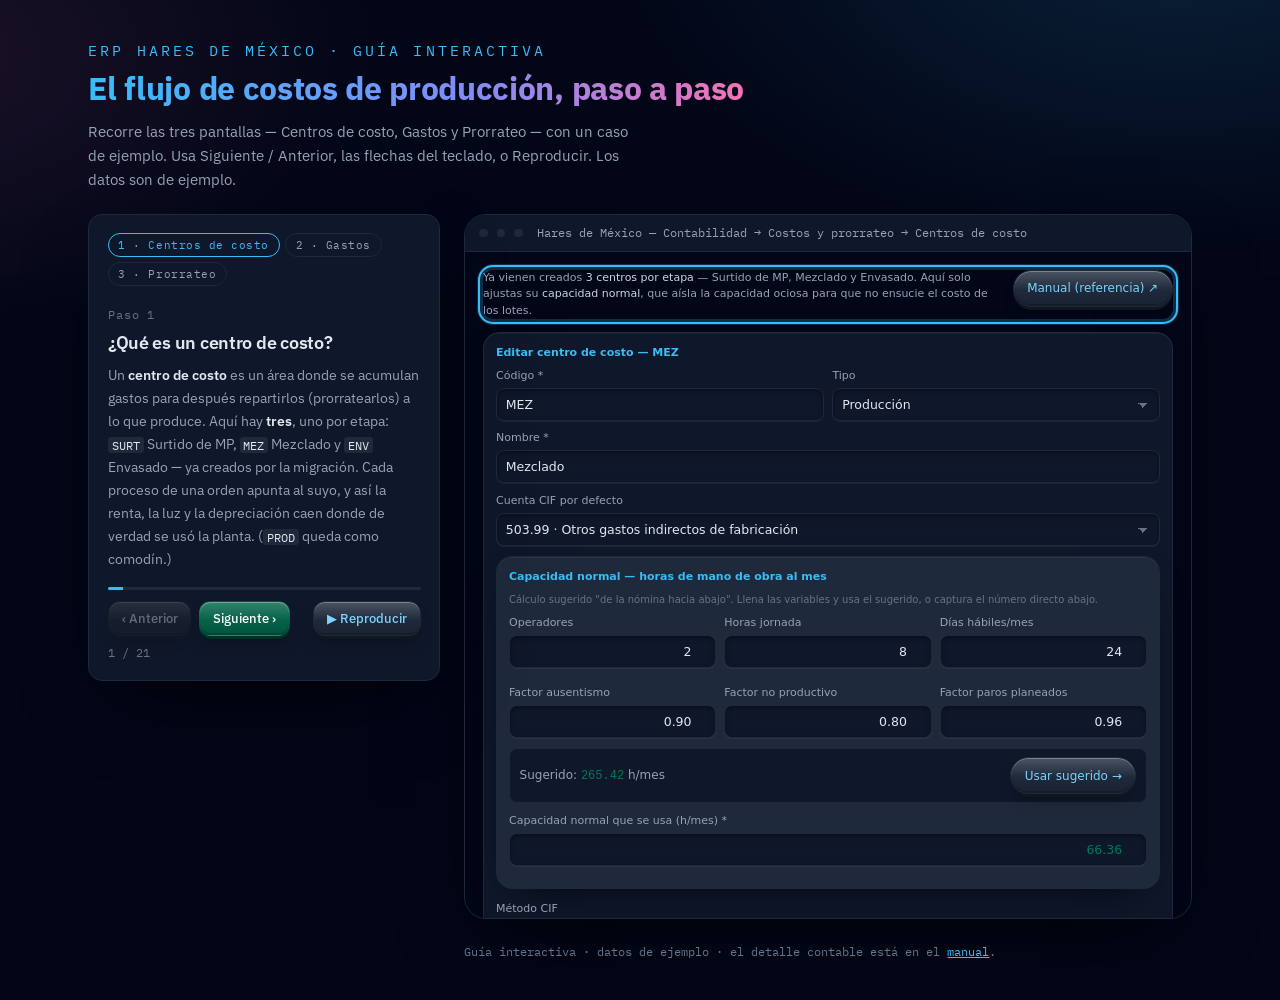
<file: guia-costos-produccion.html>
<!DOCTYPE html>
<html lang="es">
<head>
<meta charset="UTF-8">
<meta name="viewport" content="width=device-width, initial-scale=1.0">
<title>Guía del flujo de costos de producción — Hares de México</title>
<link rel="icon" type="image/svg+xml" href="img/HARES_icono_tinta.svg">
<link rel="preconnect" href="https://fonts.googleapis.com">
<link rel="preconnect" href="https://fonts.gstatic.com" crossorigin>
<link rel="stylesheet" href="https://fonts.googleapis.com/css2?family=IBM+Plex+Mono:wght@400;500;600&family=IBM+Plex+Sans:wght@400;500;600;700&display=swap">
<link rel="stylesheet" href="css/tema-base.css">
<link rel="stylesheet" href="css/ui-moderno.css">
<link rel="stylesheet" href="css/doc-tema.css">
<style>
  :root{
    --desk:#0a0f1c; --guide:#0d1524; --frame:#020617; --panel:#0f172a; --panel-2:#1e293b;
    --line:#1e293b; --line-soft:#131c31;
    --tx0:#f1f5f9; --tx1:#e2e8f0; --tx2:#cbd5e1; --tx3:#94a3b8; --tx4:#64748b; --tx5:#475569;
    --accent:#38bdf8; --accent-2:#7dd3fc; --ok:#34d399; --ok-btn:#059669;
    --warn:#fcd34d; --warn-line:#b45309; --warn-panel:rgba(120,53,15,.30);
    --bad:#fb7185;
    --meta:#93a4c2; --meta-strong:#dce4f2; --meta-rule:#1c2942;
    --spot:#38bdf8; --shadow:0 30px 70px -30px rgba(0,0,0,.7);
  }
  @media (prefers-color-scheme: light){
    :root:not([data-theme="dark"]){
      --desk:#d9e0ea; --guide:#eef2f7; --frame:#eff3f8; --panel:#e5eaf1; --panel-2:#d7dfea;
      --line:#d0d9e4; --line-soft:#e2e8f1;
      --tx0:#1e293b; --tx1:#293548; --tx2:#3f4c60; --tx3:#5f6b7e; --tx4:#8391a3; --tx5:#9fabbb;
      --accent:#0369a1; --accent-2:#0284c7; --ok:#047857; --ok-btn:#047857;
      --warn:#a16207; --warn-line:#d4a24a; --warn-panel:rgba(180,120,30,.14);
      --bad:#be123c;
      --meta:#4b5a70; --meta-strong:#1e293b; --meta-rule:#c7d0dd;
      --spot:#0369a1; --shadow:0 30px 70px -34px rgba(30,41,59,.32);
    }
  }
  :root[data-theme="light"]{
    --desk:#d9e0ea; --guide:#eef2f7; --frame:#eff3f8; --panel:#e5eaf1; --panel-2:#d7dfea;
    --line:#d0d9e4; --line-soft:#e2e8f1;
    --tx0:#1e293b; --tx1:#293548; --tx2:#3f4c60; --tx3:#5f6b7e; --tx4:#8391a3; --tx5:#9fabbb;
    --accent:#0369a1; --accent-2:#0284c7; --ok:#047857; --ok-btn:#047857;
    --warn:#a16207; --warn-line:#d4a24a; --warn-panel:rgba(180,120,30,.14);
    --bad:#be123c; --meta:#4b5a70; --meta-strong:#1e293b; --meta-rule:#c7d0dd;
    --spot:#0369a1; --shadow:0 30px 70px -34px rgba(30,41,59,.32);
  }
  :root[data-theme="dark"]{
    --desk:#0a0f1c; --guide:#0d1524; --frame:#020617; --panel:#0f172a; --panel-2:#1e293b;
    --line:#1e293b; --line-soft:#131c31;
    --tx0:#f1f5f9; --tx1:#e2e8f0; --tx2:#cbd5e1; --tx3:#94a3b8; --tx4:#64748b; --tx5:#475569;
    --accent:#38bdf8; --accent-2:#7dd3fc; --ok:#34d399; --ok-btn:#059669;
    --warn:#fcd34d; --warn-line:#b45309; --warn-panel:rgba(120,53,15,.30);
    --bad:#fb7185; --meta:#93a4c2; --meta-strong:#dce4f2; --meta-rule:#1c2942;
    --spot:#38bdf8; --shadow:0 30px 70px -30px rgba(0,0,0,.7);
  }

  *{ box-sizing:border-box; }
  body{
    margin:0; background:var(--desk); color:var(--meta); --doc-color:var(--meta);
    font-family:"IBM Plex Sans", system-ui, -apple-system, "Segoe UI", Roboto, sans-serif;
    line-height:1.6;
  }
  .wrap{ max-width:1180px; margin:0 auto; padding:clamp(1rem,3vw,2.5rem); }

  header.top{ margin-bottom:1.4rem; }
  .eyebrow{ font-family:"IBM Plex Mono", monospace; font-size:.7rem; letter-spacing:.2em; text-transform:uppercase; color:var(--accent); margin:0 0 .5rem; }
  h1{ font-weight:700; font-size:clamp(1.4rem,3.5vw,2rem); margin:0 0 .3rem; color:var(--meta-strong); letter-spacing:-.01em; }
  .top p{ margin:0; font-size:.95rem; max-width:60ch; }

  .layout{ display:grid; grid-template-columns:22rem 1fr; gap:1.5rem; align-items:start; }
  @media (max-width:900px){ .layout{ grid-template-columns:1fr; } }

  /* ------- panel de pasos ------- */
  .steps{
    position:sticky; top:1rem; background:var(--guide); border:1px solid var(--meta-rule);
    border-radius:14px; padding:1.1rem 1.15rem; box-shadow:var(--shadow);
  }
  @media (max-width:900px){ .steps{ position:static; } }
  .chips{ display:flex; gap:.35rem; margin-bottom:.9rem; flex-wrap:wrap; }
  .chip{
    font-family:"IBM Plex Mono", monospace; font-size:.66rem; letter-spacing:.05em;
    border:1px solid var(--meta-rule); color:var(--meta); border-radius:20px;
    padding:.25rem .6rem; cursor:pointer; background:transparent;
  }
  .chip.on{ color:var(--accent); border-color:var(--accent); }
  .stepno{ font-family:"IBM Plex Mono", monospace; font-size:.72rem; color:var(--tx4); letter-spacing:.08em; }
  .steps h2{ font-size:1.12rem; font-weight:600; color:var(--meta-strong); margin:.3rem 0 .55rem; line-height:1.3; text-wrap:balance; }
  .steps .body{ font-size:.9rem; color:var(--meta); }
  .steps .body p{ margin:0 0 .7rem; }
  .steps .body strong{ color:var(--meta-strong); font-weight:600; }
  .steps .body code, .m{
    font-family:"IBM Plex Mono", monospace; font-size:.84em;
    background:var(--panel-2); border-radius:3px; padding:.05em .32em; color:var(--tx1);
  }
  .steps .body .num{
    display:block; font-family:"IBM Plex Mono", monospace; font-size:.8rem; line-height:1.75;
    background:var(--panel); border:1px solid var(--line); border-radius:6px;
    padding:.6rem .7rem; margin:.6rem 0; white-space:pre-wrap; color:var(--tx2);
  }

  .prog{ height:3px; background:var(--meta-rule); border-radius:2px; margin:1rem 0 .7rem; overflow:hidden; }
  .prog i{ display:block; height:100%; background:var(--accent); transition:width .3s ease; }
  .nav{ display:flex; gap:.5rem; align-items:center; }
  .nav button{
    font-family:"IBM Plex Sans", sans-serif; font-size:.82rem; font-weight:500;
    border:1px solid var(--line); background:var(--panel-2); color:var(--tx1);
    border-radius:8px; padding:.5rem .8rem; cursor:pointer;
  }
  .nav button:disabled{ opacity:.4; cursor:not-allowed; }
  .nav button.primary{ background:var(--ok-btn); color:#fff; border-color:transparent; }
  .nav button.play{ margin-left:auto; color:var(--accent-2); }
  .nav .cnt{ font-family:"IBM Plex Mono", monospace; font-size:.72rem; color:var(--tx4); }

  /* ------- escenario / pantallas ERP ------- */
  .stage{ min-width:0; }
  .win{ border-radius:12px; overflow:hidden; border:1px solid var(--line); background:var(--frame); box-shadow:var(--shadow); }
  .win-bar{ display:flex; align-items:center; gap:.55rem; padding:.55rem .85rem; background:var(--panel); border-bottom:1px solid var(--line); }
  .win-bar .dot{ width:.55rem; height:.55rem; border-radius:50%; background:var(--line); }
  .win-bar .title{ font-family:"IBM Plex Mono", monospace; font-size:.72rem; color:var(--tx3); margin-left:.35rem; }
  .win-body{
    padding:1.1rem; background:var(--frame); max-height:74vh; overflow-y:auto;
    font-family:system-ui, -apple-system, "Segoe UI", Roboto, sans-serif;
    color:var(--tx1); font-size:14px; line-height:1.5;
  }
  [hidden]{ display:none !important; }

  .h-accent{ color:var(--accent); font-weight:600; font-size:15px; margin:0 0 .1rem; }
  .mut{ color:var(--tx3); } .mut2{ color:var(--tx4); }
  .xs{ font-size:11px; } .xxs{ font-size:10px; }
  .mono{ font-family:ui-monospace,"SF Mono",Menlo,monospace; font-variant-numeric:tabular-nums; }
  .row2{ display:grid; grid-template-columns:1fr 1fr; gap:.55rem; }
  .row3{ display:grid; grid-template-columns:1fr 1fr 1fr; gap:.5rem; }
  .fld{ margin-bottom:.6rem; }
  .fld > label{ display:block; font-size:11px; color:var(--tx3); margin-bottom:.22rem; }
  .inp, .sel{
    width:100%; background:var(--panel); border:1px solid var(--line); border-radius:8px;
    padding:.5rem .55rem; font-size:12.5px; color:var(--tx1); font-family:inherit;
  }
  .sel{ appearance:none; background-image:linear-gradient(45deg,transparent 50%,var(--tx4) 50%),linear-gradient(135deg,var(--tx4) 50%,transparent 50%);
        background-position:calc(100% - 16px) 55%, calc(100% - 11px) 55%; background-size:5px 5px,5px 5px; background-repeat:no-repeat; }
  .card{ background:var(--panel); border:1px solid var(--line); border-radius:10px; padding:.75rem; margin-bottom:.75rem; }
  .card > .lbl{ font-size:11px; font-weight:600; color:var(--accent); display:block; margin-bottom:.4rem; }
  .btn{ display:inline-flex; align-items:center; gap:.3rem; font-size:12px; font-weight:500; padding:.55rem .85rem; border-radius:8px; border:1px solid transparent; }
  .btn.ok{ background:var(--ok-btn); color:#fff; }
  .btn.sec{ background:var(--panel-2); color:var(--accent-2); border-color:var(--line); }
  .btn.block{ display:flex; width:100%; justify-content:center; }
  .tag{ display:inline-block; font-size:10px; border:1px solid; border-radius:4px; padding:.06rem .35rem; }
  .tag.warn{ color:var(--warn); border-color:var(--warn-line); background:var(--warn-panel); }
  .tag.ok{ color:var(--ok); border-color:var(--ok); }

  table.erp{ width:100%; border-collapse:collapse; font-size:11.5px; }
  table.erp th{ text-align:left; color:var(--tx4); font-weight:500; padding:.4rem .5rem; border-bottom:1px solid var(--line); }
  table.erp td{ padding:.45rem .5rem; border-bottom:1px solid var(--line-soft); }
  table.erp td.n, table.erp th.n{ text-align:right; font-family:ui-monospace,monospace; }
  .kpi{ background:var(--panel); border:1px solid var(--line); border-radius:10px; padding:.7rem; }
  .kpi p{ margin:0; } .kpi .k{ font-size:10.5px; color:var(--tx4); } .kpi .v{ font-size:17px; font-family:ui-monospace,monospace; color:var(--tx1); }
  .grid3{ display:grid; grid-template-columns:repeat(3,1fr); gap:.6rem; margin-bottom:.8rem; }
  @media (max-width:560px){ .grid3{ grid-template-columns:1fr; } .row3{ grid-template-columns:1fr 1fr; } }

  /* ------- spotlight ------- */
  .spot{
    position:relative; border-radius:10px;
    outline:2px solid var(--spot); outline-offset:3px;
    box-shadow:0 0 0 6px color-mix(in srgb, var(--spot) 22%, transparent);
  }
  @media (prefers-reduced-motion:no-preference){
    .spot{ animation:pulse 1.8s ease-in-out infinite; }
    @keyframes pulse{ 0%,100%{ box-shadow:0 0 0 6px color-mix(in srgb,var(--spot) 22%,transparent); } 50%{ box-shadow:0 0 0 10px color-mix(in srgb,var(--spot) 10%,transparent); } }
  }

  footer{ margin-top:1.5rem; font-family:"IBM Plex Mono", monospace; font-size:.72rem; color:var(--tx4); }
  footer a{ color:var(--accent); }
</style>
</head>
<body>
<script>try { document.body.setAttribute('data-theme', localStorage.getItem('hares_tema') || 'aurora'); } catch (e) {}</script>
<div class="wrap">
  <header class="top">
    <p class="eyebrow">ERP Hares de México · Guía interactiva</p>
    <h1>El flujo de costos de producción, paso a paso</h1>
    <p>Recorre las tres pantallas — Centros de costo, Gastos y Prorrateo — con un caso de ejemplo. Usa Siguiente / Anterior, las flechas del teclado, o Reproducir. Los datos son de ejemplo.</p>
  </header>

  <div class="layout">
    <!-- PANEL DE PASOS -->
    <aside class="steps">
      <div class="chips" id="chips">
        <button class="chip" data-cap="Centros de costo">1 · Centros de costo</button>
        <button class="chip" data-cap="Gastos">2 · Gastos</button>
        <button class="chip" data-cap="Prorrateo">3 · Prorrateo</button>
      </div>
      <span class="stepno" id="stepno">Paso 1</span>
      <h2 id="pTitulo">—</h2>
      <div class="body" id="pCuerpo">—</div>
      <div class="prog"><i id="pFill"></i></div>
      <div class="nav">
        <button id="bPrev">‹ Anterior</button>
        <button id="bNext" class="primary">Siguiente ›</button>
        <button id="bPlay" class="play">▶ Reproducir</button>
      </div>
      <p class="cnt" id="pCnt" style="margin:.5rem 0 0;font-family:'IBM Plex Mono',monospace;font-size:.72rem;color:var(--tx4)"></p>
    </aside>

    <!-- ESCENARIO -->
    <main class="stage">
      <div class="win">
        <div class="win-bar">
          <span class="dot"></span><span class="dot"></span><span class="dot"></span>
          <span class="title" id="winTitle">Hares de México</span>
        </div>
        <div class="win-body">

          <!-- ===== PANTALLA 1: CENTROS DE COSTO ===== -->
          <section class="pantalla" data-screen="centros">
            <div style="display:flex;justify-content:space-between;align-items:flex-start;gap:1rem;margin-bottom:.8rem" id="s-cc-intro">
              <p class="xs mut" style="margin:0;max-width:34rem">Ya vienen creados <span style="color:var(--tx2)">3 centros por etapa</span> — Surtido de MP, Mezclado y Envasado. Aquí solo ajustas su <span style="color:var(--tx2)">capacidad normal</span>, que aísla la capacidad ociosa para que no ensucie el costo de los lotes.</p>
              <span class="btn sec xs" style="white-space:nowrap">Manual (referencia) ↗</span>
            </div>

            <div class="card">
              <span class="lbl">Editar centro de costo — MEZ</span>
              <div class="row2">
                <div class="fld" id="s-cc-codigo"><label>Código *</label><input class="inp mono" value="MEZ"></div>
                <div class="fld" id="s-cc-tipo"><label>Tipo</label><select class="sel"><option>Producción</option><option>Servicio</option><option>Administración</option><option>Ventas</option></select></div>
              </div>
              <div class="fld"><label>Nombre *</label><input class="inp" value="Mezclado"></div>
              <div class="fld" id="s-cc-cuenta"><label>Cuenta CIF por defecto</label>
                <select class="sel"><option>503.99 · Otros gastos indirectos de fabricación</option><option>503.05 · Renta de nave industrial · fijo</option><option>503.01 · Energía eléctrica de planta · variable</option></select></div>

              <div class="card" id="s-cc-capblock" style="background:var(--panel-2);border-color:var(--line)">
                <span class="lbl">Capacidad normal — horas de mano de obra al mes</span>
                <p class="xxs mut2" style="margin:0 0 .5rem">Cálculo sugerido "de la nómina hacia abajo". Llena las variables y usa el sugerido, o captura el número directo abajo.</p>
                <div class="row3" id="s-cc-vars">
                  <div class="fld"><label>Operadores</label><input id="gOper" class="inp mono" type="number" value="2" style="text-align:right"></div>
                  <div class="fld"><label>Horas jornada</label><input id="gJorn" class="inp mono" type="number" value="8" style="text-align:right"></div>
                  <div class="fld"><label>Días hábiles/mes</label><input id="gDias" class="inp mono" type="number" value="24" style="text-align:right"></div>
                  <div class="fld"><label>Factor ausentismo</label><input id="gFAus" class="inp mono" type="number" step="0.01" value="0.90" style="text-align:right"></div>
                  <div class="fld"><label>Factor no productivo</label><input id="gFNP" class="inp mono" type="number" step="0.01" value="0.80" style="text-align:right"></div>
                  <div class="fld"><label>Factor paros planeados</label><input id="gFPP" class="inp mono" type="number" step="0.01" value="0.96" style="text-align:right"></div>
                </div>
                <div style="display:flex;justify-content:space-between;align-items:center;font-size:12px;background:var(--panel);border:1px solid var(--line);border-radius:8px;padding:.5rem .6rem" id="s-cc-sug">
                  <span class="mut">Sugerido: <span id="gSug" class="mono" style="color:var(--ok)">0</span> h/mes</span>
                  <span class="btn sec xs">Usar sugerido →</span>
                </div>
                <div class="fld" id="s-cc-capnorm" style="margin-top:.6rem"><label>Capacidad normal que se usa (h/mes) *</label>
                  <input id="gCapNorm" class="inp mono" type="number" value="66.36" style="text-align:right;color:var(--ok)"></div>
              </div>

              <div class="row2">
                <div class="fld" id="s-cc-metodo"><label>Método CIF</label><select class="sel"><option>Real (a fin de mes)</option><option>Tasa predeterminada por hora</option></select></div>
                <div class="fld"><label>&nbsp;</label><span class="btn ok block" id="s-cc-guardar">Guardar centro de costo</span></div>
              </div>
            </div>

            <div class="card" id="s-cc-lista">
              <table class="erp">
                <thead><tr><th>Código</th><th>Nombre</th><th class="n">Cap. normal</th><th class="n">Sugerido</th><th>Método</th><th>Estado</th></tr></thead>
                <tbody>
                  <tr><td class="mono" style="color:var(--tx1)">SURT</td><td>Surtido de MP</td><td class="n" style="color:var(--warn)">0 ⚠</td><td class="n mut">39.81</td><td class="mut">Real</td><td style="color:var(--ok)">activo</td></tr>
                  <tr><td class="mono" style="color:var(--tx1)">MEZ</td><td>Mezclado</td><td class="n" style="color:var(--ok)">66.36</td><td class="n mut">66.36</td><td class="mut">Real</td><td style="color:var(--ok)">activo</td></tr>
                  <tr><td class="mono" style="color:var(--tx1)">ENV</td><td>Envasado</td><td class="n" style="color:var(--warn)">0 ⚠</td><td class="n mut">159.25</td><td class="mut">Real</td><td style="color:var(--ok)">activo</td></tr>
                </tbody>
              </table>
              <p class="xxs mut2" style="margin:.5rem 0 0">⚠ capacidad en 0 = el prorrateo no podrá aislar la capacidad ociosa. Aquí <span class="mono">SURT</span> y <span class="mono">ENV</span> aún sin capturar — les toca 39.81 y 159.25 respectivamente, igual que se acaba de hacer con <span class="mono">MEZ</span> (66.36). Existe además <span class="mono">PROD</span> como comodín.</p>
            </div>
          </section>

          <!-- ===== PANTALLA 2: GASTOS ===== -->
          <section class="pantalla" data-screen="gastos" hidden>
            <div class="card">
              <span class="lbl">Registrar gasto</span>
              <div class="row2">
                <div class="fld"><label>Fecha</label><input class="inp" value="2026-09-18"></div>
                <div class="fld"><label>Condición</label><select class="sel"><option>Contado</option><option selected>Crédito (por pagar)</option></select></div>
              </div>
              <div class="fld"><label>Concepto *</label><input class="inp" value="Renta nave industrial — septiembre"></div>
              <div class="fld"><label>Proveedor</label><select class="sel"><option>INMOBILIARIA DEL VALLE</option></select></div>
              <div class="fld" id="s-ga-cuenta"><label>Cuenta de gasto *</label>
                <select class="sel"><option>503.05 · Renta de nave industrial · CIF fijo</option></select></div>

              <div class="card" id="s-ga-block" style="background:var(--panel-2);border-color:var(--line)">
                <span class="lbl">Costeo de producción</span>
                <div class="fld" id="s-ga-clasif"><label>Clasificación</label>
                  <select class="sel" id="gClasif">
                    <option value="no_produccion">No producción (admin / venta / financiero)</option>
                    <option value="indirecto_produccion" selected>Indirecto de fabricación (CIF) — se prorratea</option>
                    <option value="directo_produccion">Directo a una orden de producción</option>
                  </select></div>
                <div class="fld gaDep" id="s-ga-centro"><label>Centro de costo / reparto</label>
                  <select class="sel"><option>% por centros — SURT 20 · MEZ 35 · ENV 45</option><option>SURT · Surtido de MP</option><option>MEZ · Mezclado</option><option>ENV · Envasado</option></select></div>
                <div class="fld gaDep" id="s-ga-tipo"><label>Tipo de CIF</label>
                  <select class="sel"><option>— (según la cuenta) —</option><option selected>Fijo (renta, depreciación, supervisión)</option><option>Variable (energía, insumos indirectos, mtto. por uso)</option></select></div>
                <div class="fld gaDep" id="s-ga-orden" hidden><label>Orden de producción</label><select class="sel"><option>Lovlub Bubblegum 60 Gr · en_proceso</option></select></div>
              </div>

              <div class="row2">
                <div class="fld"><label>Subtotal</label><input class="inp mono" value="40000.00" style="text-align:right"></div>
                <div class="fld"><label>IVA</label><input class="inp mono" value="6400.00" style="text-align:right"></div>
              </div>
              <div class="fld" id="s-ga-guardar"><span class="btn ok block">Guardar gasto</span></div>
              <p class="xxs mut2" id="s-ga-poliza" style="margin:0">Al guardar: póliza de Egreso — Cargo <span class="mono">503.05</span> $40,000 · Cargo <span class="mono">119.01</span> IVA $6,400 · Abono <span class="mono">201.01</span> Proveedores $46,400. El gasto queda <span class="tag warn">pendiente</span> de prorrateo.</p>
            </div>
          </section>

          <!-- ===== PANTALLA 3: PRORRATEO ===== -->
          <section class="pantalla" data-screen="prorrateo" hidden>
            <div style="display:flex;justify-content:space-between;align-items:flex-end;gap:1rem;margin-bottom:.4rem">
              <div class="fld" id="s-pr-mes" style="margin:0"><label>Mes a prorratear</label><input class="inp" value="2026-09" style="width:9rem"></div>
              <span class="btn sec xs">Manual ↗</span>
            </div>
            <p class="xxs mut2" style="margin:0 0 .9rem">El cálculo es <span style="color:var(--tx2)">por centro</span>. Esta pantalla sigue el centro <span class="mono">ENV · Envasado</span>; SURT y MEZ se resuelven igual con sus propios números.</p>

            <div class="grid3">
              <div class="kpi" id="s-pr-pool"><p class="k">CIF pendiente — ENV</p><p class="v">$64,000.00</p><p class="k">fijo $50,000 · variable $14,000</p></div>
              <div class="kpi" id="s-pr-horas"><p class="k">Horas de mano de obra — ENV</p><p class="v">120.0 h</p><p class="k">capacidad normal 159.25 h · utilización 75.4%</p></div>
              <div class="kpi" id="s-pr-dist"><p class="k">Distribución</p><p class="v" style="color:var(--ok)">$51,676.49</p><p class="k">a órdenes · capacidad no utilizada <span style="color:var(--warn)">$12,323.51</span></p></div>
            </div>

            <div class="card" id="s-pr-pendientes">
              <span class="lbl">CIF asignado a ENV — 2026-09</span>
              <table class="erp">
                <thead><tr><th>Cuenta</th><th>Concepto</th><th>Tipo</th><th class="n">Monto</th></tr></thead>
                <tbody>
                  <tr><td class="mono mut">503.05</td><td>Renta nave industrial (parte ENV)</td><td style="color:var(--warn)">fijo</td><td class="n">$18,000.00</td></tr>
                  <tr><td class="mono mut">503.04</td><td>Depreciación llenadora</td><td style="color:var(--warn)">fijo</td><td class="n">$22,000.00</td></tr>
                  <tr><td class="mono mut">503.02</td><td>Supervisión (parte ENV)</td><td style="color:var(--warn)">fijo</td><td class="n">$10,000.00</td></tr>
                  <tr><td class="mono mut">503.01</td><td>Energía de la línea de envasado</td><td class="mut">variable</td><td class="n">$10,000.00</td></tr>
                  <tr><td class="mono mut">503.06</td><td>Insumos indirectos</td><td class="mut">variable</td><td class="n">$4,000.00</td></tr>
                </tbody>
              </table>
            </div>

            <div class="card" id="s-pr-dist-tabla">
              <span class="lbl">Distribución propuesta — ENV</span>
              <table class="erp">
                <thead><tr><th>Destino</th><th class="n">Horas MO</th><th class="n">Factor</th><th class="n">CIF asignado</th></tr></thead>
                <tbody>
                  <tr><td style="color:var(--tx1)">Orden Lovlub Bubblegum 60 Gr</td><td class="n mut">75.0</td><td class="n mut2">62.5%</td><td class="n" style="color:var(--ok)">$32,297.81</td></tr>
                  <tr><td style="color:var(--tx1)">Orden Lovlub Chocolate 60 Gr</td><td class="n mut">45.0</td><td class="n mut2">37.5%</td><td class="n" style="color:var(--ok)">$19,378.68</td></tr>
                  <tr><td style="color:var(--warn)">Capacidad no utilizada → 503.98 (resultados)</td><td class="n"></td><td class="n"></td><td class="n" style="color:var(--warn)">$12,323.51</td></tr>
                </tbody>
              </table>
            </div>

            <div class="fld" id="s-pr-aplicar"><span class="btn ok block">Aplicar prorrateo de 2026-09</span></div>
          </section>

        </div>
      </div>
      <footer>Guía interactiva · datos de ejemplo · el detalle contable está en el <a href="manual-costos-produccion.html">manual</a>.</footer>
    </main>
  </div>
</div>

<script>
(function(){
  var reduce = matchMedia('(prefers-reduced-motion: reduce)').matches;

  // ---------- calculadora de capacidad (real) ----------
  function calcSug(){
    var g = function(id){ return parseFloat(document.getElementById(id).value) || 0; };
    var s = g('gOper')*g('gJorn')*g('gDias')*g('gFAus')*g('gFNP')*g('gFPP');
    document.getElementById('gSug').textContent = (Math.round(s*100)/100).toLocaleString('es-MX',{maximumFractionDigits:2});
  }
  ['gOper','gJorn','gDias','gFAus','gFNP','gFPP'].forEach(function(id){
    document.getElementById(id).addEventListener('input', calcSug);
  });
  calcSug();

  // clasificación de gastos: mostrar campos dependientes
  var gClasif = document.getElementById('gClasif');
  function aplicarClasif(){
    var v = gClasif.value;
    document.getElementById('s-ga-centro').hidden = v !== 'indirecto_produccion';
    document.getElementById('s-ga-tipo').hidden   = v !== 'indirecto_produccion';
    document.getElementById('s-ga-orden').hidden  = v !== 'directo_produccion';
  }
  gClasif.addEventListener('change', aplicarClasif);
  aplicarClasif();

  // ---------- pasos ----------
  var PASOS = [
    { cap:'Centros de costo', screen:'centros', spot:'#s-cc-intro', winTitle:'Hares de México — Contabilidad → Costos y prorrateo → Centros de costo',
      t:'¿Qué es un centro de costo?',
      h:'<p>Un <strong>centro de costo</strong> es un área donde se acumulan gastos para después repartirlos (prorratearlos) a lo que produce. Aquí hay <strong>tres</strong>, uno por etapa: <code>SURT</code> Surtido de MP, <code>MEZ</code> Mezclado y <code>ENV</code> Envasado — ya creados por la migración. Cada proceso de una orden apunta al suyo, y así la renta, la luz y la depreciación caen donde de verdad se usó la planta. (<code>PROD</code> queda como comodín.)</p>' },

    { cap:'Centros de costo', screen:'centros', spot:'#s-cc-codigo',
      t:'Identificación',
      h:'<p>Código corto, nombre y <strong>tipo</strong>. Solo los de tipo <code>Producción</code> entran al costeo de los lotes; los de Administración o Ventas sirven para control de gasto por área.</p>' },

    { cap:'Centros de costo', screen:'centros', spot:'#s-cc-cuenta',
      t:'Cuenta CIF por defecto',
      h:'<p>La cuenta contable <code>503.xx</code> que se propondrá al capturar un gasto indirecto de este centro. Cada <code>503.xx</code> ya viene marcada como <strong>fijo</strong> o <strong>variable</strong> en el Plan de cuentas.</p>' },

    { cap:'Centros de costo', screen:'centros', spot:'#s-cc-capblock',
      t:'Capacidad normal — el número clave',
      h:'<p>Horas de mano de obra que la planta produce en un mes <strong>normal</strong> — ni la máxima, ni la de un mes malo. Es el denominador con el que se reparte el CIF <strong>fijo</strong>. Si trabajas menos que esto, la diferencia es <strong>capacidad ociosa</strong> y va a resultados, no al inventario.</p>' },

    { cap:'Centros de costo', screen:'centros', spot:'#s-cc-vars',
      t:'Estímala "de la nómina hacia abajo"',
      h:'<p>No necesitas histórico. Parte de las horas que <em>podrías</em> trabajar y resta las pérdidas normales.</p><span class="num">operadores × jornada × días hábiles\n× (1 − ausentismo)      ~0.90\n× (1 − no productivo)   ~0.80\n× (1 − paros planeados) ~0.96</span><p><strong>Tu caso real:</strong> 2 operadoras en total — Michelle Carrera y Sol Lipa — rotando entre SURT/MEZ/ENV, no dedicadas una a cada etapa. No captures "operadores" en cada centro por separado: calcula la capacidad de TODA la planta una sola vez (2 operadoras → 265.42 h/mes) y repártela tú a mano entre los tres según cómo se distribuye normalmente el trabajo — en este ejemplo 15% SURT / 25% MEZ / 60% ENV → 39.81 / 66.36 / 159.25 h.</p>' },

    { cap:'Centros de costo', screen:'centros', spot:'#s-cc-sug',
      t:'Sugerido y "Usar sugerido"',
      h:'<p>El factor combinado (~0.69 de utilización efectiva) es un punto de partida sano para una planta chica — úsalo tal cual la primera vez, no hace falta debatirlo con tu contador. El botón copia el sugerido al campo de abajo; ajústalo a mano solo si tienes un dato mejor (ej. turnos, temporada).</p>' },

    { cap:'Centros de costo', screen:'centros', spot:'#s-cc-capnorm',
      t:'La capacidad que se usa',
      h:'<p>Este es el número que realmente entra al prorrateo. <strong>Regla simple:</strong> si no tienes razón para dudar del sugerido, guárdalo tal cual. Revísalo de nuevo solo si cambia tu plantilla, o una o dos veces al año como mantenimiento — no hace falta ajustarlo mes a mes.</p>' },

    { cap:'Centros de costo', screen:'centros', spot:'#s-cc-metodo',
      t:'Método CIF',
      h:'<p><strong>Real</strong> — el prorrateo corre a fin de mes con el gasto real (lo que usarás ahora). <strong>Predeterminado</strong> — una tasa por hora aplicada al cerrar cada orden, con conciliación mensual (Fase 4, aún sin efecto).</p>' },

    { cap:'Centros de costo', screen:'centros', spot:'#s-cc-lista',
      t:'Guardar y revisar',
      h:'<p>La lista avisa: <span class="tag warn">⚠</span> si la capacidad quedó en 0, y <code>≠</code> si la sugerida se aleja más de 15% de la que usas. En el ejemplo, <code>SURT</code> y <code>ENV</code> todavía sin capturar — se hacen igual que <code>MEZ</code>.</p><p><strong>Qué hacer con cada aviso:</strong> <span class="tag warn">⚠</span> corrígelo antes de correr el prorrateo — no es opcional, un 0 rompe el reparto del CIF fijo. <code>≠</code> revísalo, pero no es un error por sí solo: solo confirma que tu número a mano sigue reflejando la realidad de esa etapa.</p>' },

    // ----- Gastos -----
    { cap:'Gastos', screen:'gastos', spot:'#s-ga-cuenta', winTitle:'Hares de México — Contabilidad → Gastos', onEnter:function(){ gClasif.value='indirecto_produccion'; aplicarClasif(); },
      t:'Capturar un gasto',
      h:'<p>Cada factura de gasto sin inventario entra aquí. Para un gasto indirecto de fabricación eliges una cuenta <code>503.xx</code> — en el ejemplo, la renta de la nave (<code>503.05</code>, fijo).</p>' },

    { cap:'Gastos', screen:'gastos', spot:'#s-ga-clasif',
      t:'Clasificación — el bloque nuevo',
      h:'<p>Tres opciones:</p><p><strong>No producción</strong> — admin, venta, financiero. Sin efecto en el costo de los lotes.<br><strong>Indirecto de fabricación (CIF)</strong> — se prorratea a fin de mes.<br><strong>Directo a una orden</strong> — se carga completo a una orden concreta.</p>' },

    { cap:'Gastos', screen:'gastos', spot:'#s-ga-centro', onEnter:function(){ gClasif.value='indirecto_produccion'; aplicarClasif(); },
      t:'CIF → centro de costo y fijo/variable',
      h:'<p>Al elegir <strong>Indirecto</strong> aparecen dos campos: el <strong>centro de costo</strong> que lo acumula y si es <strong>fijo</strong> o <strong>variable</strong> (se hereda de la cuenta, lo puedes cambiar). El gasto queda en estatus <span class="tag warn">pendiente</span>.</p><p>Si el gasto es de <strong>una etapa</strong> (mtto. de la llenadora → ENV), ponle ese centro. Si es <strong>compartido</strong> (renta, luz general), elige <strong>% por centros</strong> y repártelo entre SURT / MEZ / ENV — en el ejemplo la renta va 20 / 35 / 45.</p>' },

    { cap:'Gastos', screen:'gastos', spot:'#s-ga-orden', onEnter:function(){ gClasif.value='directo_produccion'; aplicarClasif(); },
      t:'Directo → una orden',
      h:'<p>Si en vez de indirecto eliges <strong>Directo a una orden</strong>, aparece el selector de orden de producción. Ese gasto se cargará íntegro al costo de esa orden — sin prorrateo — cuando se cierre.</p>' },

    { cap:'Gastos', screen:'gastos', spot:'#s-ga-poliza', onEnter:function(){ gClasif.value='indirecto_produccion'; aplicarClasif(); },
      t:'La póliza al guardar',
      h:'<p>El asiento del gasto <strong>no cambia</strong>: carga la <code>503.05</code> y abona proveedores o banco. El CIF todavía no toca el inventario — eso lo hace el prorrateo de fin de mes.</p>' },

    // ----- Prorrateo -----
    { cap:'Prorrateo', screen:'prorrateo', spot:'#s-pr-mes', winTitle:'Hares de México — Contabilidad → Costos y prorrateo → Prorrateo de gastos',
      t:'Fin de mes: elige el periodo',
      h:'<p>Una vez capturados todos los gastos indirectos del mes, entras aquí y eliges el mes. El sistema calcula la distribución <strong>sin escribir nada</strong> hasta que confirmes.</p><p>El motor lo hace <strong>por centro</strong>. Para no llenar la pantalla, aquí se sigue solo <code>ENV · Envasado</code>; SURT y MEZ funcionan igual.</p>' },

    { cap:'Prorrateo', screen:'prorrateo', spot:'#s-pr-pool',
      t:'El pool de CIF',
      h:'<p>La parte de los gastos indirectos pendientes que quedó asignada a <strong>ENV</strong>, separada en <strong>fijo</strong> ($50,000) y <strong>variable</strong> ($14,000). Esta separación es la que permite aislar la capacidad ociosa.</p>' },

    { cap:'Prorrateo', screen:'prorrateo', spot:'#s-pr-horas',
      t:'Horas reales contra capacidad normal',
      h:'<p>En ENV, Michelle Carrera y Sol Lipa trabajaron entre las dos <strong>120 h</strong> contra una capacidad normal de <strong>159.25 h</strong>: <strong>75.4% de utilización</strong>. Ese 24.6% sin usar es lo que se separará como capacidad ociosa.</p>' },

    { cap:'Prorrateo', screen:'prorrateo', spot:'#s-pr-pendientes',
      t:'Cómo reparte cada gasto',
      h:'<p><strong>Variable</strong> → se divide entre las horas <em>reales</em> del centro: todo va a las órdenes.<br><strong>Fijo</strong> → se divide entre la <em>capacidad normal</em> del centro. Aplicado = <code>gasto × min(120/159.25, 1)</code> = 75.4% a las órdenes; el resto ($12,323.51) → <code>503.98</code>.</p>' },

    { cap:'Prorrateo', screen:'prorrateo', spot:'#s-pr-dist-tabla',
      t:'Distribución propuesta',
      h:'<p>El CIF aplicado se reparte entre las órdenes que tuvieron horas en ese centro ese mes, proporcional a sus horas. La última fila es la <strong>capacidad no utilizada</strong> que irá a resultados del periodo.</p><span class="num">Lovlub Bubblegum 60 Gr   75 h  62.5%  $32,297.81\nLovlub Chocolate 60 Gr   45 h  37.5%  $19,378.68\ncapacidad ociosa                       $12,323.51\n────────────────────────────────\ntotal CIF (ENV) del mes $64,000.00</span>' },

    { cap:'Prorrateo', screen:'prorrateo', spot:'#s-pr-aplicar',
      t:'Aplicar — la póliza',
      h:'<p>Al confirmar se genera <strong>una póliza Diario</strong> (con las tajadas de todos los centros sumadas) y se ajusta el costo de las órdenes ya cerradas.</p><span class="num">Cargo  115.03  Produccion en proceso   51,676.49\nCargo  503.98  Capacidad no utilizada  12,323.51\n  Abono  503.01 / 503.02 / ...        64,000.00\n\n+ por cada orden YA CERRADA del mes:\nCargo  115.04  Producto terminado\n  Abono  115.03  Produccion en proceso</span><p style="margin:.6rem 0 0">¿Llegó un gasto tarde? <strong>Cancelar prorrateo del mes</strong>, capturas lo que falte y vuelves a aplicar.</p>' },

    { cap:'Prorrateo', screen:'prorrateo', spot:null,
      t:'Qué pasó con el costo del lote',
      h:'<p>El CIF de una orden <strong>cerrada</strong> pasa de <code>115.03</code> a <code>115.04</code> y su costo unitario sube. El de una orden <strong>abierta</strong> espera en <code>115.03</code> y entra al costo el día que se cierre. Los gastos directos se suman al cierre de su orden.</p><p>El detalle contable completo, en el <a href="manual-costos-produccion.html">manual</a>.</p>' },
  ];

  var i = 0, playing = false, timer = null;
  var elNo = document.getElementById('stepno'), elT = document.getElementById('pTitulo'),
      elC = document.getElementById('pCuerpo'), elFill = document.getElementById('pFill'),
      elCnt = document.getElementById('pCnt'), elWin = document.getElementById('winTitle'),
      bPrev = document.getElementById('bPrev'), bNext = document.getElementById('bNext'),
      bPlay = document.getElementById('bPlay'), chips = document.getElementById('chips');

  function render(){
    var p = PASOS[i];
    document.querySelectorAll('.pantalla').forEach(function(s){ s.hidden = s.dataset.screen !== p.screen; });
    document.querySelectorAll('.spot').forEach(function(e){ e.classList.remove('spot'); });
    if (p.onEnter) p.onEnter();
    if (p.spot){
      var el = document.querySelector(p.spot);
      if (el){ el.classList.add('spot'); el.scrollIntoView({ block:'center', behavior: reduce ? 'auto' : 'smooth' }); }
    } else {
      document.querySelector('.win-body').scrollTo({ top: 1e6, behavior: reduce ? 'auto' : 'smooth' });
    }
    elWin.textContent = p.winTitle || elWin.textContent;
    elNo.textContent = 'Paso ' + (i + 1);
    elT.textContent = p.t;
    elC.innerHTML = p.h;
    elFill.style.width = ((i + 1) / PASOS.length * 100) + '%';
    elCnt.textContent = (i + 1) + ' / ' + PASOS.length;
    bPrev.disabled = i === 0;
    bNext.disabled = i === PASOS.length - 1;
    [].forEach.call(chips.children, function(c){ c.classList.toggle('on', c.dataset.cap === p.cap); });
  }
  function ir(n){ i = Math.max(0, Math.min(PASOS.length - 1, n)); render(); }
  function play(){
    playing = !playing;
    bPlay.textContent = playing ? '⏸ Pausa' : '▶ Reproducir';
    clearInterval(timer);
    if (playing) timer = setInterval(function(){ if (i >= PASOS.length - 1){ play(); return; } ir(i + 1); }, 7500);
  }
  bPrev.onclick = function(){ if (playing) play(); ir(i - 1); };
  bNext.onclick = function(){ if (playing) play(); ir(i + 1); };
  bPlay.onclick = play;
  [].forEach.call(chips.children, function(c){
    c.onclick = function(){
      if (playing) play();
      var idx = PASOS.findIndex(function(p){ return p.cap === c.dataset.cap; });
      if (idx >= 0) ir(idx);
    };
  });
  document.addEventListener('keydown', function(e){
    if (e.key === 'ArrowRight'){ if (playing) play(); ir(i + 1); }
    if (e.key === 'ArrowLeft'){ if (playing) play(); ir(i - 1); }
  });

  render();
})();
</script>
</body>
</html>
</file>
<file: css/tema-base.css>
/* =====================================================================
   Base de temas — Hares de México
   Paleta de variables (--bg-*, --tx-*, --acc...) y remapeo de las clases slate/
   acento de Tailwind. Compartido por index.html y las pantallas de operador.
   Los temas vigentes (Claro Ice, Mac claro, Mac oscuro) viven en ui-moderno.css.
   ===================================================================== */
/* ===================== SELECTOR DE TEMA =====================
   Remapea la paleta neutra (slate) y los acentos a variables.
   Cambiar de tema = cambiar data-theme en <html>. */
:root{
    color-scheme: dark;
    --bg-0:#020617; --bg-1:#0f172a; --bg-2:#1e293b; --bg-3:#334155; --soft:#131c31;
    --bd-0:#0f172a; --bd-1:#1e293b; --bd-2:#334155;
    --tx-0:#f1f5f9; --tx-1:#e2e8f0; --tx-2:#cbd5e1; --tx-3:#94a3b8; --tx-4:#64748b; --tx-5:#475569;
    --acc:#38bdf8; --acc-2:#7dd3fc; --ind:#818cf8;
    --ok:#34d399; --bad:#fb7185; --warn:#fbbf24; --err:#f87171; --chip:#0d1526;
}
html, body { background-color: var(--bg-0) !important; color: var(--tx-0) !important; }

.bg-slate-950 { background-color: var(--bg-0) !important; }
.bg-slate-900 { background-color: var(--bg-1) !important; }
.bg-slate-800 { background-color: var(--bg-2) !important; }
.bg-slate-700 { background-color: var(--bg-3) !important; }
.bg-slate-950\/80, .bg-slate-950\/50 { background-color: var(--bg-0) !important; }
.bg-slate-900\/60, .bg-slate-900\/50, .bg-slate-900\/40, .bg-slate-900\/25 { background-color: var(--soft) !important; }
.bg-slate-800\/50, .bg-slate-800\/40 { background-color: var(--bg-2) !important; }
/* Variantes con transparencia que faltaban (2026-10-14): sin esto quedan gris oscuro fijo en los temas claros y el texto no se lee.
   NO se incluye .bg-slate-950/40: es el fondo semitransparente de las subventanas (overlay) y debe seguir transparente. */
.bg-slate-950\/60 { background-color: var(--bg-0) !important; }
.bg-slate-900\/30 { background-color: var(--soft) !important; }
.bg-slate-800\/60, .bg-slate-800\/30 { background-color: var(--bg-2) !important; }
.bg-slate-700\/60 { background-color: var(--bg-3) !important; }

.border-slate-900 { border-color: var(--bd-0) !important; }
.border-slate-800, .border-slate-800\/80, .border-slate-800\/60 { border-color: var(--bd-1) !important; }
.border-slate-700 { border-color: var(--bd-2) !important; }

.text-slate-100 { color: var(--tx-0) !important; }
.text-slate-200 { color: var(--tx-1) !important; }
.text-slate-300 { color: var(--tx-2) !important; }
.text-slate-400 { color: var(--tx-3) !important; }
.text-slate-500 { color: var(--tx-4) !important; }
.text-slate-600 { color: var(--tx-5) !important; }

.text-sky-400 { color: var(--acc) !important; }
.text-sky-300 { color: var(--acc-2) !important; }
.text-indigo-400, .text-indigo-300 { color: var(--ind) !important; }
.text-emerald-400, .text-emerald-300, .text-emerald-500 { color: var(--ok) !important; }
.text-rose-400, .text-rose-300 { color: var(--bad) !important; }
.text-red-400, .text-red-300 { color: var(--err) !important; }
.text-amber-400, .text-amber-300, .text-amber-500,
.text-amber-200, .text-amber-300\/80 { color: var(--warn) !important; }

/* Bordes de tarjetas de aviso (bg-*-950/*-900 + texto claro) —
   sin esto, el borde se queda con su color fijo de Tailwind y
   pierde contraste en los temas claros. */
.border-amber-700, .border-amber-800\/50 { border-color: var(--warn) !important; }

.bg-sky-950, .bg-emerald-950, .bg-rose-950, .bg-red-950, .bg-red-950\/40,
.bg-amber-950, .bg-amber-950\/25, .bg-amber-950\/30, .bg-amber-950\/40,
.bg-indigo-600\/20 { background-color: var(--chip) !important; }

.hover\:bg-slate-800:hover { background-color: var(--bg-2) !important; }
.hover\:bg-slate-700:hover { background-color: var(--bg-3) !important; }
.hover\:bg-slate-900\/60:hover, .hover\:bg-slate-900\/50:hover, .hover\:bg-slate-900\/40:hover { background-color: var(--soft) !important; }
.hover\:text-slate-100:hover { color: var(--tx-0) !important; }
.hover\:text-slate-200:hover { color: var(--tx-1) !important; }
.hover\:text-slate-300:hover { color: var(--tx-2) !important; }
.hover\:bg-sky-900:hover, .hover\:bg-emerald-900:hover, .hover\:bg-rose-900:hover,
.hover\:bg-red-900:hover, .hover\:bg-amber-900:hover, .hover\:bg-indigo-900:hover { background-color: var(--bg-3) !important; }

select option { background-color: var(--bg-1); color: var(--tx-0); }
</file>
<file: css/doc-tema.css>
/* =====================================================================
   Guías y manuales — siguen el tema de la app (Configuración > Temas de usuario)
   Se carga junto con tema-base.css y ui-moderno.css. El atributo data-theme
   va en <body> (no en <html>) para que las variables --warn/--ok/--bad del
   tema ganen a las que definen las propias guías en :root.
   ===================================================================== */

/* --- Manual de gastos y costos (variables --paper, --ink...) --- */
body[data-theme] {
    --paper: var(--bg-0);   --ink: var(--tx-0);     --mut: var(--tx-3);      --faint: var(--tx-4);
    --rule: var(--bd-2);    --rule-soft: var(--bd-1); --code-bg: var(--bg-2); --panel: var(--bg-1);
    --accent: var(--acc);
    --warn-bg: color-mix(in srgb, var(--warn) 14%, var(--bg-0));
    --ok-bg:   color-mix(in srgb, var(--ok)   13%, var(--bg-0));
    --tec: var(--ind);
    --tec-bg:  color-mix(in srgb, var(--ind)  14%, var(--bg-0));

    /* --- Guía del flujo (variables --desk, --tx0...) --- */
    --desk: var(--bg-0);  --guide: var(--bg-1);  --frame: var(--bg-0);
    --panel-2: var(--bg-2);
    --line: var(--bd-1);  --line-soft: var(--soft);
    --tx0: var(--tx-0); --tx1: var(--tx-1); --tx2: var(--tx-2); --tx3: var(--tx-3); --tx4: var(--tx-4); --tx5: var(--tx-5);
    --accent-2: var(--acc-2);
    --ok-btn: var(--ok-s);
    --warn-line: color-mix(in srgb, var(--warn) 70%, #000);
    --warn-panel: color-mix(in srgb, var(--warn) 14%, transparent);
    --meta: var(--tx-3); --meta-strong: var(--tx-1); --meta-rule: var(--bd-1);
    --spot: var(--acc);
    --shadow: var(--sh-2);

    background-image:
        radial-gradient(900px 520px at 92% -8%, color-mix(in srgb, var(--acc)   15%, transparent), transparent 62%),
        radial-gradient(800px 480px at -8% 6%,  color-mix(in srgb, var(--acc-3) 11%, transparent), transparent 60%);
    background-attachment: fixed;
}
/* ui-moderno define --ok-s en :root con el --ok base; aquí se recalcula con el del tema */
body[data-theme] {
    --ok-s: color-mix(in srgb, var(--ok) 80%, #04100b);
}

/* tema-base fuerza el color del texto con !important; cada guía dice cuál es el suyo con --doc-color */
body[data-theme] { color: var(--doc-color, var(--tx-0)) !important; }

/* --- Formas más redondeadas y con volumen --- */
body[data-theme] nav.toc,
body[data-theme] .callout { border-radius: var(--r-md); }
body[data-theme] .callout { border-left-width: 4px; box-shadow: var(--sh-1); }
body[data-theme] nav.toc { box-shadow: var(--sh-1); }
body[data-theme] .calc { border-radius: var(--r-sm); box-shadow: var(--in-sh); }
body[data-theme] code,
body[data-theme] .m { border-radius: 8px; }
body[data-theme] h1 {
    background-image: linear-gradient(90deg, var(--acc), var(--ind) 58%, var(--acc-3));
    -webkit-background-clip: text; background-clip: text;
    -webkit-text-fill-color: transparent; color: transparent;
    width: fit-content; max-width: 100%;
}
body[data-theme] ol.steps > li::before {
    background: color-mix(in srgb, var(--acc) 14%, var(--bg-1));
    box-shadow: 0 2px 0 color-mix(in srgb, var(--acc) 40%, #000);
}

/* Guía: ventana simulada, tarjetas, botones */
body[data-theme] .win,
body[data-theme] .card,
body[data-theme] .kpi { border-radius: var(--r-md); }
body[data-theme] .win { border-radius: var(--r-lg); }
body[data-theme] .card,
body[data-theme] .kpi { box-shadow: var(--sh-1); }
body[data-theme] .tag { border-radius: 9999px; }

body[data-theme] .btn,
body[data-theme] .nav button {
    border-radius: 9999px;
    background-image: linear-gradient(180deg, rgba(255, 255, 255, .20), rgba(255, 255, 255, 0) 55%, rgba(0, 0, 0, .16));
    box-shadow: inset 0 1px 0 rgba(255, 255, 255, .28), inset 0 -2px 0 rgba(0, 0, 0, .18),
                0 3px 0 color-mix(in srgb, var(--bg-2) 55%, #000), 0 10px 16px -8px var(--btn-drop);
    transition: transform .1s ease, box-shadow .14s ease, filter .16s ease;
}
body[data-theme] .btn.ok,
body[data-theme] .nav button.primary {
    background-color: var(--ok-s);
    box-shadow: inset 0 1px 0 rgba(255, 255, 255, .28), inset 0 -2px 0 rgba(0, 0, 0, .18),
                0 3px 0 color-mix(in srgb, var(--ok-s) 48%, #000), 0 10px 16px -8px var(--btn-drop);
}
body[data-theme] .btn:hover,
body[data-theme] .nav button:hover { transform: translateY(-1px); filter: brightness(1.07); }
body[data-theme] .btn:active,
body[data-theme] .nav button:active { transform: translateY(3px); box-shadow: inset 0 2px 4px rgba(0, 0, 0, .35); }

@media (prefers-reduced-motion: reduce) {
    body[data-theme] .btn, body[data-theme] .nav button { transition: none; }
}
</file>
<file: css/ui-moderno.css>
/* =====================================================================
   UI moderna — Hares de México  (v2: más color, volumen y carácter)
   Capa visual global sobre Tailwind. Todo sale de las variables del
   tema (--bg-*, --tx-*, --acc, --acc-3, --ind, --ok, --bad...), así que
   cambiar de tema repinta TODO, incluidos los botones de color.
   Se carga DESPUÉS del <style> de index.html.
   ===================================================================== */

/* ---------- Tokens ---------- */
:root {
    --r-sm: 12px;
    --r-md: 16px;
    --r-lg: 22px;

    --acc-3: #f472b6;          /* tercer color de acento (degradados, brillos) */

    --sh-1: 0 1px 0 rgba(255, 255, 255, .05) inset, 0 18px 40px -22px rgba(0, 0, 0, .85);
    --sh-2: 0 32px 80px -30px rgba(0, 0, 0, .9);
    --in-sh: inset 0 2px 5px rgba(0, 0, 0, .40), 0 1px 0 rgba(255, 255, 255, .05);
    --btn-drop: rgba(0, 0, 0, .55);

    /* Botones sólidos: el color semántico del tema, oscurecido para que el
       texto blanco siempre tenga contraste (en claros y en oscuros). */
    --ok-s:  color-mix(in srgb, var(--ok) 80%, #04100b);
    --acc-s: color-mix(in srgb, var(--acc) 84%, #050d16);
    --ind-s: color-mix(in srgb, var(--ind) 84%, #080a1c);
    --bad-s: color-mix(in srgb, var(--bad) 84%, #14060a);
    --wrn-s: color-mix(in srgb, var(--warn) 82%, #140d02);
    --ok-h:  color-mix(in srgb, var(--ok-s) 86%, #fff);
    --acc-h: color-mix(in srgb, var(--acc-s) 86%, #fff);
    --ind-h: color-mix(in srgb, var(--ind-s) 86%, #fff);
    --bad-h: color-mix(in srgb, var(--bad-s) 86%, #fff);
    --wrn-h: color-mix(in srgb, var(--wrn-s) 86%, #fff);
}

/* ---------- Tipografía y fondo ---------- */
body {
    font-family: "Inter", ui-sans-serif, system-ui, -apple-system, "Segoe UI", Roboto, "Helvetica Neue", Arial, sans-serif;
    -webkit-font-smoothing: antialiased;
    -moz-osx-font-smoothing: grayscale;
    text-rendering: optimizeLegibility;
    background-image:
        radial-gradient(900px 520px at 92% -8%,  color-mix(in srgb, var(--acc)   17%, transparent), transparent 62%),
        radial-gradient(800px 480px at -8% 6%,   color-mix(in srgb, var(--acc-3) 13%, transparent), transparent 60%),
        radial-gradient(1000px 640px at 55% 118%, color-mix(in srgb, var(--ind)   13%, transparent), transparent 62%);
    background-attachment: fixed;
}
h1, h2, h3, h4 { letter-spacing: -0.015em; }
.font-mono { font-variant-numeric: tabular-nums; }
::selection { background: color-mix(in srgb, var(--acc) 38%, transparent); }

/* Títulos de cada vista: degradado de los colores del tema */
h2.text-xl {
    background-image: linear-gradient(90deg, var(--acc), var(--ind) 58%, var(--acc-3));
    -webkit-background-clip: text; background-clip: text;
    -webkit-text-fill-color: transparent; color: transparent !important;
    width: fit-content; max-width: 100%;
}

/* Entrada suave al cambiar de vista */
@keyframes ui-rise { from { opacity: 0; transform: translateY(10px); } to { opacity: 1; transform: none; } }
.vista-seccion:not(.hidden) { animation: ui-rise .38s cubic-bezier(.2, .8, .2, 1) both; }
@media (prefers-reduced-motion: reduce) { .vista-seccion:not(.hidden) { animation: none; } }

/* Escritorio (>=1024px): la app se armó pensando en celular (campos y botones a lo ancho),
   así que en monitores grandes esos mismos elementos se veían estirados de punta a punta.
   Se centra el contenido de cada pantalla con un ancho máximo cómodo de leer, SIN tocar
   ningún módulo — las tablas que necesiten más espacio siguen con su propio scroll
   horizontal (overflow-x-auto), que ya traían. En celular (<1024px) no cambia nada. */
@media (min-width: 1024px) {
    /* El botón ☰ flota en la esquina: el contenido empieza después de él, alineado a la izquierda. */
    main > .vista-seccion { max-width: 1600px; margin-left: 3.5rem; margin-right: auto; }
}

/* Scroll discreto, del color del tema */
* { scrollbar-width: thin; scrollbar-color: var(--bd-2) transparent; }
*::-webkit-scrollbar { width: 10px; height: 10px; }
*::-webkit-scrollbar-track { background: transparent; }
*::-webkit-scrollbar-thumb { background: var(--bd-2); border-radius: 999px; border: 3px solid transparent; background-clip: padding-box; }
*::-webkit-scrollbar-thumb:hover { background: var(--tx-5); background-clip: padding-box; border: 3px solid transparent; }

/* ---------- Radios generosos ---------- */
.rounded-lg  { border-radius: var(--r-sm) !important; }
.rounded-xl  { border-radius: var(--r-md) !important; }
.rounded-2xl { border-radius: var(--r-lg) !important; }

/* ---------- Paneles: cristal con borde degradado ---------- */
.bg-slate-900.border:not(input):not(select):not(textarea):not(button):not(span) {
    border-color: transparent !important;
    background-image:
        linear-gradient(158deg, color-mix(in srgb, var(--acc) 7%, var(--bg-1)), var(--bg-1) 52%),
        linear-gradient(140deg,
            color-mix(in srgb, var(--acc)   52%, transparent),
            color-mix(in srgb, var(--acc-3) 30%, transparent) 46%,
            color-mix(in srgb, var(--ind)   16%, transparent));
    background-origin: border-box;
    background-clip: padding-box, border-box;
    box-shadow: var(--sh-1);
}
.fixed > .bg-slate-900.border, .fixed.bg-slate-900.border { box-shadow: var(--sh-2); }
/* Subventanas (ventanas flotantes): borde y sombra con MÁS contraste para que se distingan del fondo (pedido del usuario 2026-10-15).
   Cubre las dos formas que usa la app: overlay `fixed inset-0` con el panel como primer hijo, y panel `fixed rounded-2xl` flotante. */
.fixed.inset-0 > .border,
.fixed.rounded-2xl.border {
    border-color: var(--bd-2) !important;
    box-shadow:
        0 0 0 1px color-mix(in srgb, var(--acc) 42%, transparent),
        var(--sh-2),
        0 0 40px -12px color-mix(in srgb, var(--acc) 45%, transparent);
}

/* ---------- Botones: píldora con volumen 3D ---------- */
button {
    transition: background-color .16s ease, border-color .16s ease, color .16s ease,
                box-shadow .14s ease, transform .1s ease, filter .16s ease, opacity .16s ease;
}
button:disabled, button[disabled] { opacity: .5; cursor: not-allowed; filter: saturate(.6); }

button:not(.text-left):not(.w-full):not([class*="border-b-2"]):not(.th-orden) { border-radius: var(--r-sm) !important; } /* antes píldora (9999px): esquinas menos redondas, 2026-10-15 */
button.w-full:not(.text-left) { border-radius: var(--r-md) !important; }
button.text-left { border-radius: var(--r-sm) !important; }

button:focus-visible, a:focus-visible, summary:focus-visible { outline: 2px solid var(--acc); outline-offset: 3px; }

/* Familias de color: siguen al tema; --edge es el "canto" oscuro del 3D. */
.bg-emerald-500, .bg-emerald-600, .bg-emerald-700, .bg-emerald-800 { background-color: var(--ok-s) !important;  --edge: color-mix(in srgb, var(--ok-s)  48%, #000); }
.bg-sky-600, .bg-sky-700, .bg-sky-800                                { background-color: var(--acc-s) !important; --edge: color-mix(in srgb, var(--acc-s) 48%, #000); }
.bg-indigo-500, .bg-indigo-600, .bg-indigo-700                       { background-color: var(--ind-s) !important; --edge: color-mix(in srgb, var(--ind-s) 48%, #000); }
.bg-rose-600, .bg-rose-700, .bg-rose-800, .bg-red-600, .bg-red-700, .bg-red-800 { background-color: var(--bad-s) !important; --edge: color-mix(in srgb, var(--bad-s) 48%, #000); }
.bg-amber-600, .bg-amber-700, .bg-amber-800                          { background-color: var(--wrn-s) !important; --edge: color-mix(in srgb, var(--wrn-s) 48%, #000); }

.hover\:bg-emerald-500:hover, .hover\:bg-emerald-600:hover, .hover\:bg-emerald-700:hover { background-color: var(--ok-h) !important; }
.hover\:bg-sky-500:hover, .hover\:bg-sky-600:hover, .hover\:bg-sky-700:hover             { background-color: var(--acc-h) !important; }
.hover\:bg-indigo-500:hover, .hover\:bg-indigo-600:hover                                  { background-color: var(--ind-h) !important; }
.hover\:bg-rose-500:hover, .hover\:bg-rose-600:hover, .hover\:bg-red-500:hover, .hover\:bg-red-600:hover { background-color: var(--bad-h) !important; }
.hover\:bg-amber-600:hover, .hover\:bg-amber-700:hover                                    { background-color: var(--wrn-h) !important; }

/* El volumen: brillo arriba, sombra interior abajo, canto sólido y sombra proyectada. */
button:is(.bg-emerald-500, .bg-emerald-600, .bg-emerald-700, .bg-emerald-800,
          .bg-sky-600, .bg-sky-700, .bg-sky-800,
          .bg-indigo-500, .bg-indigo-600, .bg-indigo-700,
          .bg-rose-600, .bg-rose-700, .bg-rose-800, .bg-red-600, .bg-red-700, .bg-red-800,
          .bg-amber-600, .bg-amber-700, .bg-amber-800) {
    --th: 1px;
    background-image: linear-gradient(180deg, rgba(255, 255, 255, .04), rgba(255, 255, 255, 0) 55%);
    box-shadow:
        inset 0 1px 0 rgba(255, 255, 255, .10),
        0 var(--th) 0 var(--edge),
        0 calc(var(--th) + 2px) 6px -5px color-mix(in srgb, var(--edge) 55%, transparent);
    font-weight: 600;
    letter-spacing: .01em;
    transform: translateY(0);
}
/* Botones chicos (tablas): canto más delgado. */
button:is([class*="text-[11px]"], [class*="text-[10px]"]):is(.bg-emerald-500, .bg-emerald-600, .bg-emerald-700, .bg-emerald-800,
          .bg-sky-600, .bg-sky-700, .bg-sky-800, .bg-indigo-500, .bg-indigo-600, .bg-indigo-700,
          .bg-rose-600, .bg-rose-700, .bg-rose-800, .bg-red-600, .bg-red-700, .bg-red-800,
          .bg-amber-600, .bg-amber-700, .bg-amber-800) { --th: 1px; }

button:not([disabled]):is(.bg-emerald-500, .bg-emerald-600, .bg-emerald-700, .bg-emerald-800,
          .bg-sky-600, .bg-sky-700, .bg-sky-800, .bg-indigo-500, .bg-indigo-600, .bg-indigo-700,
          .bg-rose-600, .bg-rose-700, .bg-rose-800, .bg-red-600, .bg-red-700, .bg-red-800,
          .bg-amber-600, .bg-amber-700, .bg-amber-800):hover {
    transform: translateY(-1px);
    filter: brightness(1.06) saturate(1.08);
}
button:not([disabled]):is(.bg-emerald-500, .bg-emerald-600, .bg-emerald-700, .bg-emerald-800,
          .bg-sky-600, .bg-sky-700, .bg-sky-800, .bg-indigo-500, .bg-indigo-600, .bg-indigo-700,
          .bg-rose-600, .bg-rose-700, .bg-rose-800, .bg-red-600, .bg-red-700, .bg-red-800,
          .bg-amber-600, .bg-amber-700, .bg-amber-800):active {
    transform: translateY(var(--th));
    filter: none;
    box-shadow:
        inset 0 2px 5px rgba(0, 0, 0, .3),
        0 0 0 var(--edge),
        0 2px 6px -3px var(--btn-drop);
}

/* Botones secundarios (fondo neutro): volumen suave. */
button:is(.bg-slate-800, .bg-slate-700) {
    --th: 1px;
    --n-edge: color-mix(in srgb, var(--bg-2) 55%, #000);
    background-image: linear-gradient(180deg, rgba(255, 255, 255, .05), rgba(255, 255, 255, 0) 62%);
    box-shadow:
        inset 0 1px 0 rgba(255, 255, 255, .07),
        0 var(--th) 0 var(--n-edge),
        0 calc(var(--th) + 3px) 8px -6px var(--btn-drop);
}
button:not([disabled]):is(.bg-slate-800, .bg-slate-700):hover { transform: translateY(-1px); border-color: var(--acc) !important; }
button:not([disabled]):is(.bg-slate-800, .bg-slate-700):active {
    transform: translateY(var(--th));
    box-shadow: inset 0 2px 4px rgba(0, 0, 0, .3), 0 0 0 var(--n-edge);
}

/* Bordes de los botones de color: un filo del mismo tono, no un trazo duro. */
.border-emerald-500, .border-emerald-600, .border-emerald-700 { border-color: color-mix(in srgb, var(--ok) 42%, transparent) !important; }
.border-sky-500, .border-sky-600, .border-sky-700             { border-color: color-mix(in srgb, var(--acc) 42%, transparent) !important; }
.border-indigo-500, .border-indigo-600, .border-indigo-700    { border-color: color-mix(in srgb, var(--ind) 42%, transparent) !important; }
.border-rose-500, .border-rose-600, .border-rose-700, .border-red-600, .border-red-700 { border-color: color-mix(in srgb, var(--bad) 42%, transparent) !important; }
.border-amber-600 { border-color: color-mix(in srgb, var(--warn) 46%, transparent) !important; }

/* Pantallas del sistema alineadas a la izquierda (no centradas), igual que Contabilidad · Cuentas por pagar. */
main section.vista-seccion:not(#view-bienvenida) .mx-auto { margin-left: 0 !important; }

/* Botones de acción en ámbar: ahora usan el verde de los botones de guardar (mismo volumen). */
button.bg-amber-500, button.bg-amber-600, button.bg-amber-700, button.bg-amber-800 { background-color: var(--ok-s) !important; --edge: color-mix(in srgb, var(--ok-s) 48%, #000); }
button.hover\:bg-amber-500:hover, button.hover\:bg-amber-600:hover, button.hover\:bg-amber-700:hover { background-color: var(--ok-h) !important; }

/* ---------- Campos de captura: hundidos, con halo al enfocar ---------- */
input:not([type="checkbox"]):not([type="radio"]):not([type="file"]):not([type="range"]),
select, textarea {
    box-shadow: var(--in-sh);
    transition: border-color .16s ease, box-shadow .16s ease, background-color .16s ease;
}
input:not([type="checkbox"]):not([type="radio"]):not([type="file"]):not([type="range"]):focus,
select:focus, textarea:focus {
    outline: none !important;
    border-color: var(--acc) !important;
    box-shadow: var(--in-sh), 0 0 0 3px color-mix(in srgb, var(--acc) 26%, transparent), 0 0 18px -2px color-mix(in srgb, var(--acc) 40%, transparent) !important;
}
input::placeholder, textarea::placeholder { color: var(--tx-5); opacity: 1; }
input[type="checkbox"], input[type="radio"] { accent-color: var(--acc) !important; }

/* ---------- Tablas ---------- */
table thead { background-image: linear-gradient(180deg, color-mix(in srgb, var(--acc) 11%, transparent), transparent); }
table thead th { letter-spacing: .05em; font-weight: 600; }
table tbody tr { transition: background-color .12s ease; }
table tbody tr:not([class*="bg-"]):hover { background-color: color-mix(in srgb, var(--acc) 6%, transparent); }
table tbody tr:not([class*="bg-"]):hover > td:first-child { box-shadow: inset 3px 0 0 var(--acc); }
/* Recorta las esquinas redondeadas de las tablas, pero NO donde la tabla tiene su propio scroll vertical (max-h-* / overflow-y-auto). */
.overflow-x-auto.border:not(.overflow-y-auto):not([class*="max-h-"]) { overflow-y: hidden; }

/* ---------- Chips de estatus ---------- */
span.rounded-full, span.rounded { letter-spacing: .01em; }
span.rounded-full[class*="bg-"] { box-shadow: inset 0 0 0 1px color-mix(in srgb, currentColor 28%, transparent), 0 2px 8px -4px color-mix(in srgb, currentColor 45%, transparent); }

/* ---------- Tarjetas de tema (Configuración) ---------- */
.tema-card, .zoom-card {
    background-image: linear-gradient(180deg, rgba(255, 255, 255, .06), rgba(255, 255, 255, 0));
    box-shadow: inset 0 1px 0 rgba(255, 255, 255, .08), 0 3px 0 color-mix(in srgb, var(--bg-2) 55%, #000), 0 12px 18px -10px var(--btn-drop);
}
.tema-card:hover, .zoom-card:hover { transform: translateY(-2px); }
.tema-card:active, .zoom-card:active { transform: translateY(3px); box-shadow: inset 0 2px 4px rgba(0, 0, 0, .3); }

/* ---------- Menú lateral ---------- */
#sidebar {
    background-image:
        linear-gradient(180deg, color-mix(in srgb, var(--acc) 10%, transparent), color-mix(in srgb, var(--acc-3) 6%, transparent) 55%, transparent 100%);
    box-shadow: 1px 0 0 var(--bd-1), 18px 0 50px -30px rgba(0, 0, 0, .6);
}
#sidebar button { border-radius: 14px !important; }
#sidebar li > button:hover {
    background-image: linear-gradient(90deg, color-mix(in srgb, var(--acc) 22%, transparent), color-mix(in srgb, var(--acc-3) 8%, transparent) 70%, transparent);
    box-shadow: inset 3px 0 0 var(--acc);
    transform: translateX(2px);
}
#sidebar li > button:active { transform: none; }
#sidebar ul[id^="submenu-"] { border-left-color: color-mix(in srgb, var(--acc) 34%, var(--bd-1)) !important; }
#statusConexion { border-radius: 9999px !important; box-shadow: var(--in-sh); }

/* ---------- Botón flotante del menú ---------- */
#btnAbrirMenu {
    /* Sin z-index, el contenido de cada vista (que ahora se anima y crea su propia capa)
       se pintaba encima del botón al bajar. 35: sobre el contenido, bajo el cajón (40)
       y bajo ventanas y menús flotantes (50). */
    z-index: 35;
    border-radius: 9999px !important;
    background-image: linear-gradient(180deg, rgba(255, 255, 255, .12), rgba(255, 255, 255, 0));
    box-shadow: inset 0 1px 0 rgba(255, 255, 255, .14), 0 3px 0 color-mix(in srgb, var(--bg-2) 55%, #000), 0 12px 20px -8px var(--btn-drop);
}

/* =====================================================================
   Tema "Mac" (data-theme="macos") — claro, plano y sobrio.
   Inspirado en la simpleza de macOS: fondo gris claro, tarjetas blancas con
   línea fina y sombra suave, un solo acento azul, colores de sistema (verde,
   rojo, naranja), tipografía del sistema, botones planos de esquina suave,
   menú lateral translúcido. Sin degradados, sin brillos, sin botones 3D.
   Todo cuelga de [data-theme="macos"], así que no afecta a los demás temas.
   ===================================================================== */
[data-theme="macos"] {
    color-scheme: light;
    --bg-0:#f5f5f7; --bg-1:#ffffff; --bg-2:#efeff4; --bg-3:#e3e3e9; --soft:#fafafc;
    --bd-0:#ececf0; --bd-1:#e2e2e7; --bd-2:#cfcfd6;
    --tx-0:#1d1d1f; --tx-1:#2c2c2e; --tx-2:#48484a; --tx-3:#6e6e73; --tx-4:#86868b; --tx-5:#aeaeb2;
    --acc:#0071e3; --acc-2:#0066cc; --ind:#5856d6; --acc-3:#af52de;
    --ok:#248a3d; --bad:#d70015; --warn:#b25000; --err:#d70015; --chip:#f2f2f7;
    /* Botones sólidos: los colores de sistema de Apple, planos. */
    --acc-s:#007aff; --ok-s:#30b050; --ind-s:#5856d6; --bad-s:#ff3b30; --wrn-s:#ff9500;
    --acc-h:#0a6ee8; --ok-h:#2a9e49; --ind-h:#4a48c4; --bad-h:#e8342a; --wrn-h:#e88600;
    --r-sm: 8px; --r-md: 12px; --r-lg: 16px;
    --sh-1: 0 0 0 .5px rgba(0, 0, 0, .06), 0 1px 3px rgba(0, 0, 0, .06), 0 6px 20px -8px rgba(0, 0, 0, .08);
    --sh-2: 0 0 0 .5px rgba(0, 0, 0, .08), 0 24px 60px -16px rgba(0, 0, 0, .28);
    --in-sh: none;
    --btn-drop: rgba(0, 0, 0, .12);
}
[data-theme="macos"] body {
    font-family: -apple-system, BlinkMacSystemFont, "SF Pro Text", "SF Pro Display", "Helvetica Neue", "Inter", system-ui, sans-serif;
    background-image: none;
    letter-spacing: -0.003em;
}
[data-theme="macos"] ::selection { background: rgba(0, 113, 227, .22); }
[data-theme="macos"] h2.text-xl {
    background-image: none; -webkit-text-fill-color: var(--tx-0); color: var(--tx-0) !important;
    font-weight: 700; letter-spacing: -0.022em;
}

/* Tarjetas: blancas, línea finísima y sombra suave (sin borde degradado). */
[data-theme="macos"] .bg-slate-900.border:not(input):not(select):not(textarea):not(button):not(span) {
    background-image: none;
    background-color: var(--bg-1) !important;
    border-color: var(--bd-1) !important;
    box-shadow: var(--sh-1);
}
[data-theme="macos"] .fixed > .bg-slate-900.border, [data-theme="macos"] .fixed.bg-slate-900.border { box-shadow: var(--sh-2); }

/* Botones: esquina suave (no píldora), planos. */
[data-theme="macos"] button:not(.text-left):not(.w-full):not([class*="border-b-2"]):not(.th-orden) { border-radius: 9px !important; }
[data-theme="macos"] button.w-full:not(.text-left) { border-radius: 10px !important; }
[data-theme="macos"] button.text-left { border-radius: 10px !important; }
[data-theme="macos"] button:focus-visible, [data-theme="macos"] a:focus-visible { outline: 3px solid rgba(0, 113, 227, .4); outline-offset: 1px; }

[data-theme="macos"] button[class*="bg-emerald-"], [data-theme="macos"] button[class*="bg-sky-"],
[data-theme="macos"] button[class*="bg-indigo-"], [data-theme="macos"] button[class*="bg-rose-"],
[data-theme="macos"] button[class*="bg-red-"], [data-theme="macos"] button[class*="bg-amber-"] {
    background-image: none !important;
    box-shadow: 0 1px 1px rgba(0, 0, 0, .10) !important;
    text-shadow: none !important;
    color: #fff;
    font-weight: 500;
}
[data-theme="macos"] button:not([disabled])[class*="bg-emerald-"]:hover, [data-theme="macos"] button:not([disabled])[class*="bg-sky-"]:hover,
[data-theme="macos"] button:not([disabled])[class*="bg-indigo-"]:hover, [data-theme="macos"] button:not([disabled])[class*="bg-rose-"]:hover,
[data-theme="macos"] button:not([disabled])[class*="bg-red-"]:hover, [data-theme="macos"] button:not([disabled])[class*="bg-amber-"]:hover {
    transform: none; filter: brightness(.94);
}
[data-theme="macos"] button:not([disabled])[class*="bg-emerald-"]:active, [data-theme="macos"] button:not([disabled])[class*="bg-sky-"]:active,
[data-theme="macos"] button:not([disabled])[class*="bg-indigo-"]:active, [data-theme="macos"] button:not([disabled])[class*="bg-rose-"]:active,
[data-theme="macos"] button:not([disabled])[class*="bg-red-"]:active, [data-theme="macos"] button:not([disabled])[class*="bg-amber-"]:active {
    transform: none; filter: brightness(.86); box-shadow: none !important;
}
/* Botones secundarios: gris suave, sin volumen. */
[data-theme="macos"] button:is(.bg-slate-800, .bg-slate-700) {
    background-image: none; box-shadow: none; background-color: var(--bg-2) !important;
    border-color: transparent !important; color: var(--tx-1);
}
[data-theme="macos"] button:not([disabled]):is(.bg-slate-800, .bg-slate-700):hover { transform: none; background-color: var(--bg-3) !important; border-color: transparent !important; }
[data-theme="macos"] button:not([disabled]):is(.bg-slate-800, .bg-slate-700):active { transform: none; box-shadow: none; filter: brightness(.94); }
/* Los textos de acento dentro de botones grises siguen legibles en azul de sistema. */
[data-theme="macos"] button.text-sky-300, [data-theme="macos"] button.text-sky-400 { color: var(--acc) !important; }

/* Campos: planos, gris muy claro, halo azul al enfocar (como los campos de macOS). */
[data-theme="macos"] input:not([type="checkbox"]):not([type="radio"]):not([type="file"]):not([type="range"]),
[data-theme="macos"] select, [data-theme="macos"] textarea { box-shadow: none; }
[data-theme="macos"] input:not([type="checkbox"]):not([type="radio"]):not([type="file"]):not([type="range"]):focus,
[data-theme="macos"] select:focus, [data-theme="macos"] textarea:focus {
    border-color: var(--acc) !important;
    box-shadow: 0 0 0 4px rgba(0, 113, 227, .22) !important;
}
[data-theme="macos"] input[type="checkbox"], [data-theme="macos"] input[type="radio"] { accent-color: #007aff !important; }

/* Tablas: encabezado limpio, filas con línea fina. */
[data-theme="macos"] table thead { background-image: none; }
[data-theme="macos"] table thead th { letter-spacing: .02em; font-weight: 600; }
[data-theme="macos"] table tbody tr:not([class*="bg-"]):hover { background-color: rgba(0, 0, 0, .03); }
[data-theme="macos"] table tbody tr:not([class*="bg-"]):hover > td:first-child { box-shadow: none; }

/* Chips de estatus: sin brillo ni sombra. */
[data-theme="macos"] span.rounded-full[class*="bg-"] { box-shadow: none; }

/* Tarjetas de tema / zoom (Configuración). */
[data-theme="macos"] .tema-card, [data-theme="macos"] .zoom-card { background-image: none; box-shadow: var(--sh-1); }
[data-theme="macos"] .tema-card:hover, [data-theme="macos"] .zoom-card:hover { transform: none; }
[data-theme="macos"] .tema-card:active, [data-theme="macos"] .zoom-card:active { transform: none; box-shadow: none; }

/* Menú lateral: panel translúcido con desenfoque, como la barra lateral de Finder. */
[data-theme="macos"] #sidebar {
    background-image: none;
    background-color: rgba(246, 246, 248, .78) !important;
    -webkit-backdrop-filter: saturate(180%) blur(22px); backdrop-filter: saturate(180%) blur(22px);
    box-shadow: 0 0 0 .5px rgba(0, 0, 0, .1);
}
[data-theme="macos"] #sidebar.nav-abierto { box-shadow: 0 0 0 .5px rgba(0, 0, 0, .1), 16px 0 40px -20px rgba(0, 0, 0, .25); }
[data-theme="macos"] #sidebar button { border-radius: 8px !important; }
[data-theme="macos"] #sidebar li > button:hover { background-image: none; background-color: rgba(0, 0, 0, .05); box-shadow: none; transform: none; }
[data-theme="macos"] #sidebar ul[id^="submenu-"] { border-left-color: var(--bd-1) !important; }
[data-theme="macos"] #statusConexion { box-shadow: none; }
[data-theme="macos"] #btnAbrirMenu { background-image: none; box-shadow: var(--sh-1); }

/* Inicio (bienvenida): sin orbes de color ni degradados. */
[data-theme="macos"] .bv-orbe { display: none; }
[data-theme="macos"] .bv-nombre { background-image: none; -webkit-text-fill-color: var(--acc); color: var(--acc); }
[data-theme="macos"] .bv-tile {
    background-image: none; background-color: var(--bg-1); border-color: var(--bd-1); box-shadow: var(--sh-1);
}
[data-theme="macos"] .bv-tile:hover { transform: translateY(-2px); border-color: var(--bd-2); }
[data-theme="macos"] .bv-tile .ico { background-image: none; background-color: color-mix(in srgb, currentColor 12%, transparent); box-shadow: none; }

/* =====================================================================
   Tema "Mac oscuro" (data-theme="macos-dark") — el mismo Mac claro y
   sencillo de arriba, en la paleta oscura de sistema de macOS (fondo gris
   carbón #1c1c1e, tarjetas #2c2c2e, acento azul de modo oscuro #0a84ff,
   colores de sistema en su variante oscura). Mismas reglas de forma
   (sin degradados, sin brillos, sin botones 3D, esquinas de 9 px),
   solo cambia la paleta. Todo cuelga de [data-theme="macos-dark"].
   ===================================================================== */
[data-theme="macos-dark"] {
    color-scheme: dark;
    --bg-0:#1c1c1e; --bg-1:#2c2c2e; --bg-2:#3a3a3c; --bg-3:#48484a; --soft:#242426;
    --bd-0:#38383a; --bd-1:#3a3a3c; --bd-2:#48484a;
    --tx-0:#f5f5f7; --tx-1:#e5e5e7; --tx-2:#c7c7cc; --tx-3:#98989d; --tx-4:#8e8e93; --tx-5:#636366;
    --acc:#0a84ff; --acc-2:#409cff; --ind:#7d7aff; --acc-3:#da8fff;
    --ok:#32d74b; --bad:#ff453a; --warn:#ff9f0a; --err:#ff453a; --chip:#3a3a3c;
    /* Botones sólidos: los mismos colores de sistema de Apple, en su variante de modo oscuro. */
    --acc-s:#0a84ff; --ok-s:#32d74b; --ind-s:#7d7aff; --bad-s:#ff453a; --wrn-s:#ff9f0a;
    --acc-h:#409cff; --ok-h:#30c249; --ind-h:#938fff; --bad-h:#ff6961; --wrn-h:#ffb340;
    --r-sm: 8px; --r-md: 12px; --r-lg: 16px;
    --sh-1: 0 0 0 .5px rgba(0, 0, 0, .5), 0 1px 3px rgba(0, 0, 0, .4), 0 6px 20px -8px rgba(0, 0, 0, .5);
    --sh-2: 0 0 0 .5px rgba(0, 0, 0, .6), 0 24px 60px -16px rgba(0, 0, 0, .7);
    --in-sh: none;
    --btn-drop: rgba(0, 0, 0, .5);
}
[data-theme="macos-dark"] body {
    font-family: -apple-system, BlinkMacSystemFont, "SF Pro Text", "SF Pro Display", "Helvetica Neue", "Inter", system-ui, sans-serif;
    background-image: none;
    letter-spacing: -0.003em;
}
[data-theme="macos-dark"] ::selection { background: rgba(10, 132, 255, .35); }
[data-theme="macos-dark"] h2.text-xl {
    background-image: none; -webkit-text-fill-color: var(--tx-0); color: var(--tx-0) !important;
    font-weight: 700; letter-spacing: -0.022em;
}

/* Tarjetas: gris carbón, línea finísima y sombra oscura (sin borde degradado). */
[data-theme="macos-dark"] .bg-slate-900.border:not(input):not(select):not(textarea):not(button):not(span) {
    background-image: none;
    background-color: var(--bg-1) !important;
    border-color: var(--bd-1) !important;
    box-shadow: var(--sh-1);
}
[data-theme="macos-dark"] .fixed > .bg-slate-900.border, [data-theme="macos-dark"] .fixed.bg-slate-900.border { box-shadow: var(--sh-2); }

/* Botones: esquina suave (no píldora), planos. */
[data-theme="macos-dark"] button:not(.text-left):not(.w-full):not([class*="border-b-2"]):not(.th-orden) { border-radius: 9px !important; }
[data-theme="macos-dark"] button.w-full:not(.text-left) { border-radius: 10px !important; }
[data-theme="macos-dark"] button.text-left { border-radius: 10px !important; }
[data-theme="macos-dark"] button:focus-visible, [data-theme="macos-dark"] a:focus-visible { outline: 3px solid rgba(10, 132, 255, .45); outline-offset: 1px; }

[data-theme="macos-dark"] button[class*="bg-emerald-"], [data-theme="macos-dark"] button[class*="bg-sky-"],
[data-theme="macos-dark"] button[class*="bg-indigo-"], [data-theme="macos-dark"] button[class*="bg-rose-"],
[data-theme="macos-dark"] button[class*="bg-red-"], [data-theme="macos-dark"] button[class*="bg-amber-"] {
    background-image: none !important;
    box-shadow: 0 1px 1px rgba(0, 0, 0, .4) !important;
    text-shadow: none !important;
    color: #fff;
    font-weight: 500;
}
[data-theme="macos-dark"] button:not([disabled])[class*="bg-emerald-"]:hover, [data-theme="macos-dark"] button:not([disabled])[class*="bg-sky-"]:hover,
[data-theme="macos-dark"] button:not([disabled])[class*="bg-indigo-"]:hover, [data-theme="macos-dark"] button:not([disabled])[class*="bg-rose-"]:hover,
[data-theme="macos-dark"] button:not([disabled])[class*="bg-red-"]:hover, [data-theme="macos-dark"] button:not([disabled])[class*="bg-amber-"]:hover {
    transform: none; filter: brightness(1.12);
}
[data-theme="macos-dark"] button:not([disabled])[class*="bg-emerald-"]:active, [data-theme="macos-dark"] button:not([disabled])[class*="bg-sky-"]:active,
[data-theme="macos-dark"] button:not([disabled])[class*="bg-indigo-"]:active, [data-theme="macos-dark"] button:not([disabled])[class*="bg-rose-"]:active,
[data-theme="macos-dark"] button:not([disabled])[class*="bg-red-"]:active, [data-theme="macos-dark"] button:not([disabled])[class*="bg-amber-"]:active {
    transform: none; filter: brightness(.86); box-shadow: none !important;
}
/* Botones secundarios: gris oscuro suave, sin volumen. */
[data-theme="macos-dark"] button:is(.bg-slate-800, .bg-slate-700) {
    background-image: none; box-shadow: none; background-color: var(--bg-2) !important;
    border-color: transparent !important; color: var(--tx-1);
}
[data-theme="macos-dark"] button:not([disabled]):is(.bg-slate-800, .bg-slate-700):hover { transform: none; background-color: var(--bg-3) !important; border-color: transparent !important; }
[data-theme="macos-dark"] button:not([disabled]):is(.bg-slate-800, .bg-slate-700):active { transform: none; box-shadow: none; filter: brightness(1.12); }
/* Los textos de acento dentro de botones grises siguen legibles en azul de sistema. */
[data-theme="macos-dark"] button.text-sky-300, [data-theme="macos-dark"] button.text-sky-400 { color: var(--acc) !important; }

/* Campos: planos, gris carbón, halo azul al enfocar (como los campos de macOS en modo oscuro). */
[data-theme="macos-dark"] input:not([type="checkbox"]):not([type="radio"]):not([type="file"]):not([type="range"]),
[data-theme="macos-dark"] select, [data-theme="macos-dark"] textarea { box-shadow: none; background-color: var(--bg-2); }
[data-theme="macos-dark"] input:not([type="checkbox"]):not([type="radio"]):not([type="file"]):not([type="range"]):focus,
[data-theme="macos-dark"] select:focus, [data-theme="macos-dark"] textarea:focus {
    border-color: var(--acc) !important;
    box-shadow: 0 0 0 4px rgba(10, 132, 255, .28) !important;
}
[data-theme="macos-dark"] input[type="checkbox"], [data-theme="macos-dark"] input[type="radio"] { accent-color: #0a84ff !important; }

/* Tablas: encabezado limpio, filas con línea fina. */
[data-theme="macos-dark"] table thead { background-image: none; }
[data-theme="macos-dark"] table thead th { letter-spacing: .02em; font-weight: 600; }
[data-theme="macos-dark"] table tbody tr:not([class*="bg-"]):hover { background-color: rgba(255, 255, 255, .04); }
[data-theme="macos-dark"] table tbody tr:not([class*="bg-"]):hover > td:first-child { box-shadow: none; }

/* Chips de estatus: sin brillo ni sombra. */
[data-theme="macos-dark"] span.rounded-full[class*="bg-"] { box-shadow: none; }

/* Tarjetas de tema / zoom (Configuración). */
[data-theme="macos-dark"] .tema-card, [data-theme="macos-dark"] .zoom-card { background-image: none; box-shadow: var(--sh-1); }
[data-theme="macos-dark"] .tema-card:hover, [data-theme="macos-dark"] .zoom-card:hover { transform: none; }
[data-theme="macos-dark"] .tema-card:active, [data-theme="macos-dark"] .zoom-card:active { transform: none; box-shadow: none; }

/* Menú lateral: panel translúcido con desenfoque, como la barra lateral de Finder en modo oscuro. */
[data-theme="macos-dark"] #sidebar {
    background-image: none;
    background-color: rgba(28, 28, 30, .72) !important;
    -webkit-backdrop-filter: saturate(180%) blur(22px); backdrop-filter: saturate(180%) blur(22px);
    box-shadow: 0 0 0 .5px rgba(255, 255, 255, .08);
}
[data-theme="macos-dark"] #sidebar.nav-abierto { box-shadow: 0 0 0 .5px rgba(255, 255, 255, .08), 16px 0 40px -20px rgba(0, 0, 0, .6); }
[data-theme="macos-dark"] #sidebar button { border-radius: 8px !important; }
[data-theme="macos-dark"] #sidebar li > button:hover { background-image: none; background-color: rgba(255, 255, 255, .06); box-shadow: none; transform: none; }
[data-theme="macos-dark"] #sidebar ul[id^="submenu-"] { border-left-color: var(--bd-1) !important; }
[data-theme="macos-dark"] #statusConexion { box-shadow: none; }
[data-theme="macos-dark"] #btnAbrirMenu { background-image: none; box-shadow: var(--sh-1); }

/* Inicio (bienvenida): sin orbes de color ni degradados. */
[data-theme="macos-dark"] .bv-orbe { display: none; }
[data-theme="macos-dark"] .bv-nombre { background-image: none; -webkit-text-fill-color: var(--acc); color: var(--acc); }
[data-theme="macos-dark"] .bv-tile {
    background-image: none; background-color: var(--bg-1); border-color: var(--bd-1); box-shadow: var(--sh-1);
}
[data-theme="macos-dark"] .bv-tile:hover { transform: translateY(-2px); border-color: var(--bd-2); }
[data-theme="macos-dark"] .bv-tile .ico { background-image: none; background-color: color-mix(in srgb, currentColor 16%, transparent); box-shadow: none; }

/* =====================================================================
   Tema "Claro Ice" (data-theme="claro-ice") — paleta CLARA y tipografía de
   la maqueta de Cuentas por pagar v2 (https://claude.ai/artifact/PeKAi5Wsp4VdokSwZzMDoi),
   modo claro (:root[data-theme="light"] del HTML de la maqueta): fondo
   azul-hielo muy pálido, tarjetas blancas, acento azul, tipografía IBM
   Plex Sans/Mono (link en index.html). Mismas reglas de forma que macos
   (sin degradados, sin botones 3D, esquinas suaves 9-12px) — solo cambia
   paleta y tipografía. Todo cuelga de [data-theme="claro-ice"].
   ===================================================================== */
[data-theme="claro-ice"] {
    color-scheme: light;
    --bg-0:#f1f4fb; --bg-1:#ffffff; --bg-2:#f4f6fc; --bg-3:#e8edf7; --soft:#eef1f9;
    --bd-0:#e4e9f5; --bd-1:#d5dcee; --bd-2:#c3cde3;
    --tx-0:#141b34; --tx-1:#232c4a; --tx-2:#3a4566; --tx-3:#53608a; --tx-4:#7683ab; --tx-5:#98a3c4;
    --acc:#1d5fd1; --acc-2:#3b78e8; --ind:#2a55b0; --acc-3:#2a55b0;
    --ok:#0c7a58; --bad:#b3243d; --warn:#8a5a00; --err:#b3243d; --chip:#eef1f9;
    --acc-s:#1d5fd1; --ok-s:#0c7a58; --ind-s:#2a55b0; --bad-s:#b3243d; --wrn-s:#8a5a00;
    --acc-h:#3b78e8; --ok-h:#159a6f; --ind-h:#3f6cc9; --bad-h:#c93652; --wrn-h:#a16f00;
    --r-sm: 8px; --r-md: 12px; --r-lg: 14px;
    --sh-1: 0 0 0 .5px rgba(20, 30, 60, .06), 0 1px 3px rgba(20, 30, 60, .06), 0 6px 20px -8px rgba(20, 30, 60, .1);
    --sh-2: 0 0 0 .5px rgba(20, 30, 60, .08), 0 24px 60px -16px rgba(20, 30, 60, .28);
    --in-sh: none;
    --btn-drop: rgba(20, 30, 60, .12);
}
[data-theme="claro-ice"] body {
    font-family: "IBM Plex Sans", -apple-system, BlinkMacSystemFont, "Segoe UI", system-ui, sans-serif;
    background-image: none;
    letter-spacing: -0.003em;
}
[data-theme="claro-ice"] .font-mono, [data-theme="claro-ice"] input.font-mono,
[data-theme="claro-ice"] td.font-mono, [data-theme="claro-ice"] span.font-mono,
[data-theme="claro-ice"] [class*="font-mono"] { font-family: "IBM Plex Mono", ui-monospace, "SF Mono", Consolas, monospace; }
[data-theme="claro-ice"] ::selection { background: rgba(29, 95, 209, .18); }
/* Chips/alertas por estatus con SU PROPIO fondo pálido (como la maqueta: Pendiente ámbar,
   Vencida rosa, Pagada verde, info azul) — tema-base.css solo da un --chip genérico para
   todas, aquí se afina por color real de Tailwind. */
[data-theme="claro-ice"] .bg-amber-950, [data-theme="claro-ice"] .bg-amber-950\/25,
[data-theme="claro-ice"] .bg-amber-950\/30, [data-theme="claro-ice"] .bg-amber-950\/40 { background-color: #fdf0cf !important; }
[data-theme="claro-ice"] .bg-rose-950, [data-theme="claro-ice"] .bg-red-950, [data-theme="claro-ice"] .bg-red-950\/40 { background-color: #fde0e6 !important; }
[data-theme="claro-ice"] .bg-emerald-950 { background-color: #d9f3e8 !important; }
[data-theme="claro-ice"] .bg-sky-950, [data-theme="claro-ice"] .bg-indigo-600\/20 { background-color: #e1eaff !important; }
[data-theme="claro-ice"] h2.text-xl {
    background-image: none; -webkit-text-fill-color: var(--tx-0); color: var(--tx-0) !important;
    font-weight: 700; letter-spacing: -0.015em;
}

/* Tarjetas: blancas, línea finísima y sombra suave (sin borde degradado). */
[data-theme="claro-ice"] .bg-slate-900.border:not(input):not(select):not(textarea):not(button):not(span) {
    background-image: none;
    background-color: var(--bg-1) !important;
    border-color: var(--bd-1) !important;
    box-shadow: var(--sh-1);
}
[data-theme="claro-ice"] .fixed > .bg-slate-900.border, [data-theme="claro-ice"] .fixed.bg-slate-900.border { box-shadow: var(--sh-2); }

/* Botones: esquina suave (no píldora), planos. */
[data-theme="claro-ice"] button:not(.text-left):not(.w-full):not([class*="border-b-2"]):not(.th-orden) { border-radius: 9px !important; }
[data-theme="claro-ice"] button.w-full:not(.text-left) { border-radius: 10px !important; }
[data-theme="claro-ice"] button.text-left { border-radius: 10px !important; }
[data-theme="claro-ice"] button:focus-visible, [data-theme="claro-ice"] a:focus-visible { outline: 3px solid rgba(29, 95, 209, .35); outline-offset: 1px; }

[data-theme="claro-ice"] button[class*="bg-emerald-"], [data-theme="claro-ice"] button[class*="bg-sky-"],
[data-theme="claro-ice"] button[class*="bg-indigo-"], [data-theme="claro-ice"] button[class*="bg-rose-"],
[data-theme="claro-ice"] button[class*="bg-red-"], [data-theme="claro-ice"] button[class*="bg-amber-"] {
    background-image: none !important;
    box-shadow: 0 1px 1px rgba(20, 30, 60, .15) !important;
    text-shadow: none !important;
    color: #fff;
    font-weight: 500;
}
[data-theme="claro-ice"] button:not([disabled])[class*="bg-emerald-"]:hover, [data-theme="claro-ice"] button:not([disabled])[class*="bg-sky-"]:hover,
[data-theme="claro-ice"] button:not([disabled])[class*="bg-indigo-"]:hover, [data-theme="claro-ice"] button:not([disabled])[class*="bg-rose-"]:hover,
[data-theme="claro-ice"] button:not([disabled])[class*="bg-red-"]:hover, [data-theme="claro-ice"] button:not([disabled])[class*="bg-amber-"]:hover {
    transform: none; filter: brightness(1.12);
}
[data-theme="claro-ice"] button:not([disabled])[class*="bg-emerald-"]:active, [data-theme="claro-ice"] button:not([disabled])[class*="bg-sky-"]:active,
[data-theme="claro-ice"] button:not([disabled])[class*="bg-indigo-"]:active, [data-theme="claro-ice"] button:not([disabled])[class*="bg-rose-"]:active,
[data-theme="claro-ice"] button:not([disabled])[class*="bg-red-"]:active, [data-theme="claro-ice"] button:not([disabled])[class*="bg-amber-"]:active {
    transform: none; filter: brightness(.86); box-shadow: none !important;
}
/* Botones secundarios: azul-gris suave, sin volumen. */
[data-theme="claro-ice"] button:is(.bg-slate-800, .bg-slate-700) {
    background-image: none; box-shadow: none; background-color: var(--bg-2) !important;
    border-color: transparent !important; color: var(--tx-1);
}
[data-theme="claro-ice"] button:not([disabled]):is(.bg-slate-800, .bg-slate-700):hover { transform: none; background-color: var(--bg-3) !important; border-color: transparent !important; }
[data-theme="claro-ice"] button:not([disabled]):is(.bg-slate-800, .bg-slate-700):active { transform: none; box-shadow: none; filter: brightness(1.12); }
[data-theme="claro-ice"] button.text-sky-300, [data-theme="claro-ice"] button.text-sky-400 { color: var(--acc) !important; }

/* Campos: planos, azul-hielo pálido, halo azul al enfocar. */
[data-theme="claro-ice"] input:not([type="checkbox"]):not([type="radio"]):not([type="file"]):not([type="range"]),
[data-theme="claro-ice"] select, [data-theme="claro-ice"] textarea { box-shadow: none; background-color: var(--bg-2); }
[data-theme="claro-ice"] input:not([type="checkbox"]):not([type="radio"]):not([type="file"]):not([type="range"]):focus,
[data-theme="claro-ice"] select:focus, [data-theme="claro-ice"] textarea:focus {
    border-color: var(--acc) !important;
    box-shadow: 0 0 0 4px rgba(29, 95, 209, .18) !important;
}
[data-theme="claro-ice"] input[type="checkbox"], [data-theme="claro-ice"] input[type="radio"] { accent-color: #1d5fd1 !important; }

/* Tablas: encabezado limpio, filas con línea fina — igual que la maqueta. */
[data-theme="claro-ice"] table thead { background-image: none; background-color: var(--bg-2) !important; }
[data-theme="claro-ice"] table thead th { letter-spacing: .07em; font-weight: 600; font-size: .7rem; }
[data-theme="claro-ice"] table tbody tr:not([class*="bg-"]):hover { background-color: color-mix(in srgb, var(--acc) 6%, transparent); }
[data-theme="claro-ice"] table tbody tr:not([class*="bg-"]):hover > td:first-child { box-shadow: none; }

/* Chips de estatus: píldora plana, sin brillo ni sombra — igual que ".chip" de la maqueta. */
[data-theme="claro-ice"] span.rounded-full[class*="bg-"] { box-shadow: none; font-weight: 600; }

/* Tarjetas de tema / zoom (Configuración). */
[data-theme="claro-ice"] .tema-card, [data-theme="claro-ice"] .zoom-card { background-image: none; box-shadow: var(--sh-1); }
[data-theme="claro-ice"] .tema-card:hover, [data-theme="claro-ice"] .zoom-card:hover { transform: none; }
[data-theme="claro-ice"] .tema-card:active, [data-theme="claro-ice"] .zoom-card:active { transform: none; box-shadow: none; }

/* Menú lateral: panel translúcido con desenfoque, tono azul-hielo pálido. */
[data-theme="claro-ice"] #sidebar {
    background-image: none;
    background-color: rgba(241, 244, 251, .78) !important;
    -webkit-backdrop-filter: saturate(160%) blur(22px); backdrop-filter: saturate(160%) blur(22px);
    box-shadow: 0 0 0 .5px rgba(20, 30, 60, .08);
}
[data-theme="claro-ice"] #sidebar.nav-abierto { box-shadow: 0 0 0 .5px rgba(20, 30, 60, .08), 16px 0 40px -20px rgba(20, 30, 60, .25); }
[data-theme="claro-ice"] #sidebar button { border-radius: 8px !important; }
[data-theme="claro-ice"] #sidebar li > button:hover { background-image: none; background-color: rgba(20, 30, 60, .05); box-shadow: none; transform: none; }
[data-theme="claro-ice"] #sidebar ul[id^="submenu-"] { border-left-color: var(--bd-1) !important; }
[data-theme="claro-ice"] #statusConexion { box-shadow: none; }
[data-theme="claro-ice"] #btnAbrirMenu { background-image: none; box-shadow: var(--sh-1); }

/* Inicio (bienvenida): sin orbes de color ni degradados. */
[data-theme="claro-ice"] .bv-orbe { display: none; }
[data-theme="claro-ice"] .bv-nombre { background-image: none; -webkit-text-fill-color: var(--acc); color: var(--acc); }
[data-theme="claro-ice"] .bv-tile {
    background-image: none; background-color: var(--bg-1); border-color: var(--bd-1); box-shadow: var(--sh-1);
}
[data-theme="claro-ice"] .bv-tile:hover { transform: translateY(-2px); border-color: var(--bd-2); }
[data-theme="claro-ice"] .bv-tile .ico { background-image: none; background-color: color-mix(in srgb, currentColor 16%, transparent); box-shadow: none; }

/* ENCABEZADO UNIFICADO de todas las pantallas (pedido del usuario 2026-10-13/14; la referencia es Contabilidad · Cuentas por pagar):
   (1) ☰, título y píldora "Ayuda" quedan en el MISMO renglón (centro a 32 px del borde superior, que es donde está el ☰ flotante):
       <main> sube a 1.125rem de relleno superior (index.html lo deja en 4rem por el ☰) y el título mide 28 px;
   (2) el título (o la fila título+botón Manual) queda FIJO arriba al desplazarse, y solo ENTONCES se pinta opaco y tapa lo que pasa por
       detrás (clase body.pagina-desplazada, la pone app.js) — así en reposo no se ve una franja de otro color en los temas con degradado;
   (3) el bloque "Asistente — … / 📖 Manual" (.asist-panel de montarGuia()/crearPanelAsistente(), js/asistente-contable.js, sin tocarlo) es en TODAS las pantallas
       y temas la píldora "Ayuda" arriba a la derecha (28 px de alto), popover al abrirla.
   El HTML de las pantallas no cambia. */
#app > main:has(> section.vista-seccion:not(.hidden):not(#view-bienvenida)) { padding-top: 1.125rem; }
main section.vista-seccion:not(#view-bienvenida) { position: relative; }
/* La página la desplaza la ventana (<main> crece con su contenido), no <main>: con overflow-y:auto de Tailwind el título "pegajoso" se pegaba a un contenedor que nunca se desplaza. */
#app > main { overflow: visible; }
main section.vista-seccion:not(#view-bienvenida) > h2:first-child,
main section.vista-seccion:not(#view-bienvenida) > div:first-child:has(> h2:first-child) {
    position: sticky; top: 1.125rem; z-index: 25; padding-right: 6.5rem; min-height: 28px;
}
body.pagina-desplazada main section.vista-seccion:not(#view-bienvenida) > h2:first-child,
body.pagina-desplazada main section.vista-seccion:not(#view-bienvenida) > div:first-child:has(> h2:first-child) {
    background: var(--bg-0); box-shadow: 0 -1.125rem 0 6px var(--bg-0);
}
/* La tabla de "Documentos por pagar" se ve con mucho aire: encabezado más compacto (sin tocar thOrden(), que es compartido por otras pantallas — solo aquí, con más especificidad). */
#contenedorPagosProveedor table thead th { padding-top: .5rem !important; padding-bottom: .5rem !important; }
/* Cuentas por pagar usa el diseño estándar `lista-completa` (ver al final de este archivo). */
main section.vista-seccion:not(#view-bienvenida) .asist-panel {
    position: absolute; top: 0; right: 0; z-index: 30;
    width: auto; min-width: 0; margin: 0;
    background: var(--bg-1) !important; border-color: var(--bd-1) !important;
}
main section.vista-seccion:not(#view-bienvenida) .asist-panel:has(.asist-body:not(.hidden)) {
    width: min(420px, calc(100vw - 32px)); box-shadow: var(--sh-2);
}
main section.vista-seccion:not(#view-bienvenida) .asist-panel > .flex { padding: 0 12px; height: 28px; align-items: center; }
main section.vista-seccion:not(#view-bienvenida) .asist-panel .asist-tgl { line-height: 1; }
main section.vista-seccion:not(#view-bienvenida) .asist-panel .asist-tgl span:last-child { font-size: 0; }
main section.vista-seccion:not(#view-bienvenida) .asist-panel .asist-tgl span:last-child::before { content: "Ayuda"; font-size: .8rem; font-weight: 600; }
main section.vista-seccion:not(#view-bienvenida) .asist-panel > .flex > span.text-\[11px\],
main section.vista-seccion:not(#view-bienvenida) .asist-panel .asist-manual { display: none; }
main section.vista-seccion:not(#view-bienvenida) .asist-panel:has(.asist-body:not(.hidden)) > .flex > span.text-\[11px\] { display: inline; }
main section.vista-seccion:not(#view-bienvenida) .asist-panel:has(.asist-body:not(.hidden)) .asist-manual { display: inline-block; }


/* ASISTENTE DE PRORRATEO (2026-10-13, opción C): banner grande + botón con pulso en Prorrateo de gastos.
   Usa el acento del tema (--acc) oscurecido para que el texto blanco contraste en cualquier tema.
   Solo estas clases: no toca otras pantallas. El pulso se apaga con "reducir movimiento". */
.pr-asist-btn, .pr-asist-cta {
    border: 0; cursor: pointer; font-weight: 700; white-space: nowrap; border-radius: 12px;
    background: linear-gradient(135deg, var(--acc-2, #38bdf8), var(--acc, #0ea5e9));
    color: color-mix(in srgb, var(--acc, #0ea5e9) 35%, #000);
    box-shadow: 0 6px 18px -6px color-mix(in srgb, var(--acc, #0ea5e9) 70%, transparent);
}
.pr-asist-btn { padding: .6rem 1.1rem; font-size: .9rem; }
.pr-asist-btn:hover, .pr-asist-cta:hover { filter: brightness(1.08); transform: translateY(-1px); }
.pr-asist-banner {
    display: flex; align-items: center; gap: 1rem; flex-wrap: wrap; padding: 1rem 1.25rem; border-radius: 16px;
    background: linear-gradient(120deg, color-mix(in srgb, var(--acc, #0ea5e9) 62%, #000), color-mix(in srgb, var(--acc, #0ea5e9) 88%, #000));
    color: #fff; box-shadow: 0 14px 34px -16px color-mix(in srgb, var(--acc, #0ea5e9) 80%, transparent);
}
.pr-asist-ico { font-size: 2.2rem; line-height: 1; }
.pr-asist-txt { flex: 1 1 260px; min-width: 0; }
.pr-asist-t1 { font-size: 1.1rem; font-weight: 800; }
.pr-asist-t2 { font-size: .8rem; opacity: .92; margin-top: .15rem; }
.pr-asist-falta { font-size: .72rem; margin-top: .4rem; background: rgba(0,0,0,.22); border-radius: 8px; padding: .3rem .55rem; display: inline-block; }
.pr-asist-cta { background: #fff; color: color-mix(in srgb, var(--acc, #0ea5e9) 55%, #000); padding: .75rem 1.4rem; font-size: 1rem; }
.pr-asist-mini {
    display: flex; align-items: center; justify-content: space-between; gap: .75rem; padding: .5rem .9rem; border-radius: 12px;
    background: var(--bg-1, #0f172a); border: 1px solid var(--bd-1, #334155); color: var(--tx-2, #cbd5e1); font-size: .8rem;
}
.pr-asist-link { background: none; border: 0; color: var(--acc, #38bdf8); font-weight: 700; cursor: pointer; text-decoration: underline; }
.pr-pulso { animation: prPulso 1.8s ease-in-out infinite; }
@keyframes prPulso {
    0%, 100% { box-shadow: 0 0 0 0 color-mix(in srgb, var(--acc, #0ea5e9) 55%, transparent); }
    50% { box-shadow: 0 0 0 10px transparent; }
}
@media (prefers-reduced-motion: reduce) { .pr-pulso { animation: none; } .pr-asist-btn:hover, .pr-asist-cta:hover { transform: none; } }

/* LOTES — encabezado fijo y solo las filas se desplazan (como Cuentas por pagar) */
#view-lotes > div:first-child:has(> h2) { padding-right: 0; }
#view-lotes > div:nth-child(2) > p { margin-bottom: .5rem; }
@media (min-width: 1024px) { #view-lotes > div:nth-child(2) { padding: .75rem; } }

/* TABLAS DE DATOS EN TODAS LAS PANTALLAS — encabezado fijo y solo las filas se desplazan (≥1024 px).
   Aplica a toda tabla dentro de un contenedor con scroll (overflow-x-auto / overflow-auto) de una pantalla (no a subventanas ni impresión).
   Cuentas por pagar y Lotes ya tienen su propio esquema (flex a pantalla completa) y se excluyen. Para excluir una tabla: clase `tabla-sin-fijar` en su contenedor. */
@media screen and (min-width: 1024px) {
    main section.vista-seccion :is(.overflow-x-auto, .overflow-auto):has(> table):not(.lotes-scroll):not(.tabla-sin-fijar):not(#cxpPanelDocumentos > div):not(.lista-completa *) {
        max-height: calc(100vh - 15rem); overflow-y: auto; overscroll-behavior: contain;
    }
    main section.vista-seccion :is(.overflow-x-auto, .overflow-auto):has(> table):not(.lotes-scroll):not(.tabla-sin-fijar):not(#cxpPanelDocumentos > div):not(.lista-completa *) > table > thead {
        position: sticky; top: 0; z-index: 5; background-color: var(--bg-1);
    }
}

/* LISTAS A PANTALLA COMPLETA — clase `lista-completa` (diseño estándar, pedido del usuario 2026-10-15).
   Para activarlo en una pantalla: agregar `lista-completa` a su <section class="vista-seccion …"> en index.html. Contrato de la pantalla:
   título (con Ayuda) → opcional filtros/tarjetas → UN solo contenedor con la tabla (ese es el que se desplaza).
   Efecto: el marco de la lista llega al borde inferior de la ventana; título/filtros/encabezado de tabla quedan fijos y solo las filas se
   desplazan por debajo (sin barra horizontal; usar table-fixed); el marco no se encoge con pocas filas o vacío (el aviso va dentro).
   Pantallas que ya lo usan: Requisición de Compra, Cuentas por pagar, Lotes. */
@media (min-width: 1024px) {
    #app > main:has(> .lista-completa:not(.hidden)) { padding-bottom: .5rem; }
    .lista-completa:not(.hidden) { display: flex; flex-direction: column; height: calc(100vh - 1.125rem - .5rem); }
    /* todo ancestro de la tabla rellena el alto disponible */
    .lista-completa div:has(table) { flex: 1; min-height: 0; display: flex; flex-direction: column; }
    /* el contenedor directo de la tabla es lo único que se desplaza */
    /* overflow-y con !important: la regla general ".overflow-x-auto.border:not(…) { overflow-y: hidden }" (recorte de esquinas) tiene más especificidad y dejaba la lista sin scroll. */
    .lista-completa div:has(> table) { flex: 1; min-height: 0; max-height: none; display: block; overflow-y: auto !important; overflow-x: hidden; overscroll-behavior: contain; }
    .lista-completa div:has(> table) > table > thead { position: sticky; top: 0; z-index: 5; background-color: var(--bg-1); }
    /* los paneles/pestañas ocultos (clase hidden) no deben mostrarse por la regla flex de arriba */
    .lista-completa div.hidden { display: none !important; }
    /* Lista vacía: el aviso (ilustración + mensaje) se centra en el área de la tabla y su fila usa el mismo fondo del marco
       (antes quedaba una franja azul-gris arriba y el resto en blanco). Lo marca estado-vacio.js con data-ev. */
    .lista-completa div:has(> table):has(td[data-ev]) > table { height: 100%; }
    .lista-completa tbody tr:has(td[data-ev]), .lista-completa tbody tr:has(td[data-ev]):hover { background: transparent !important; }
    .lista-completa td[data-ev] { background: transparent !important; vertical-align: middle; text-align: center; }
}
</file>
